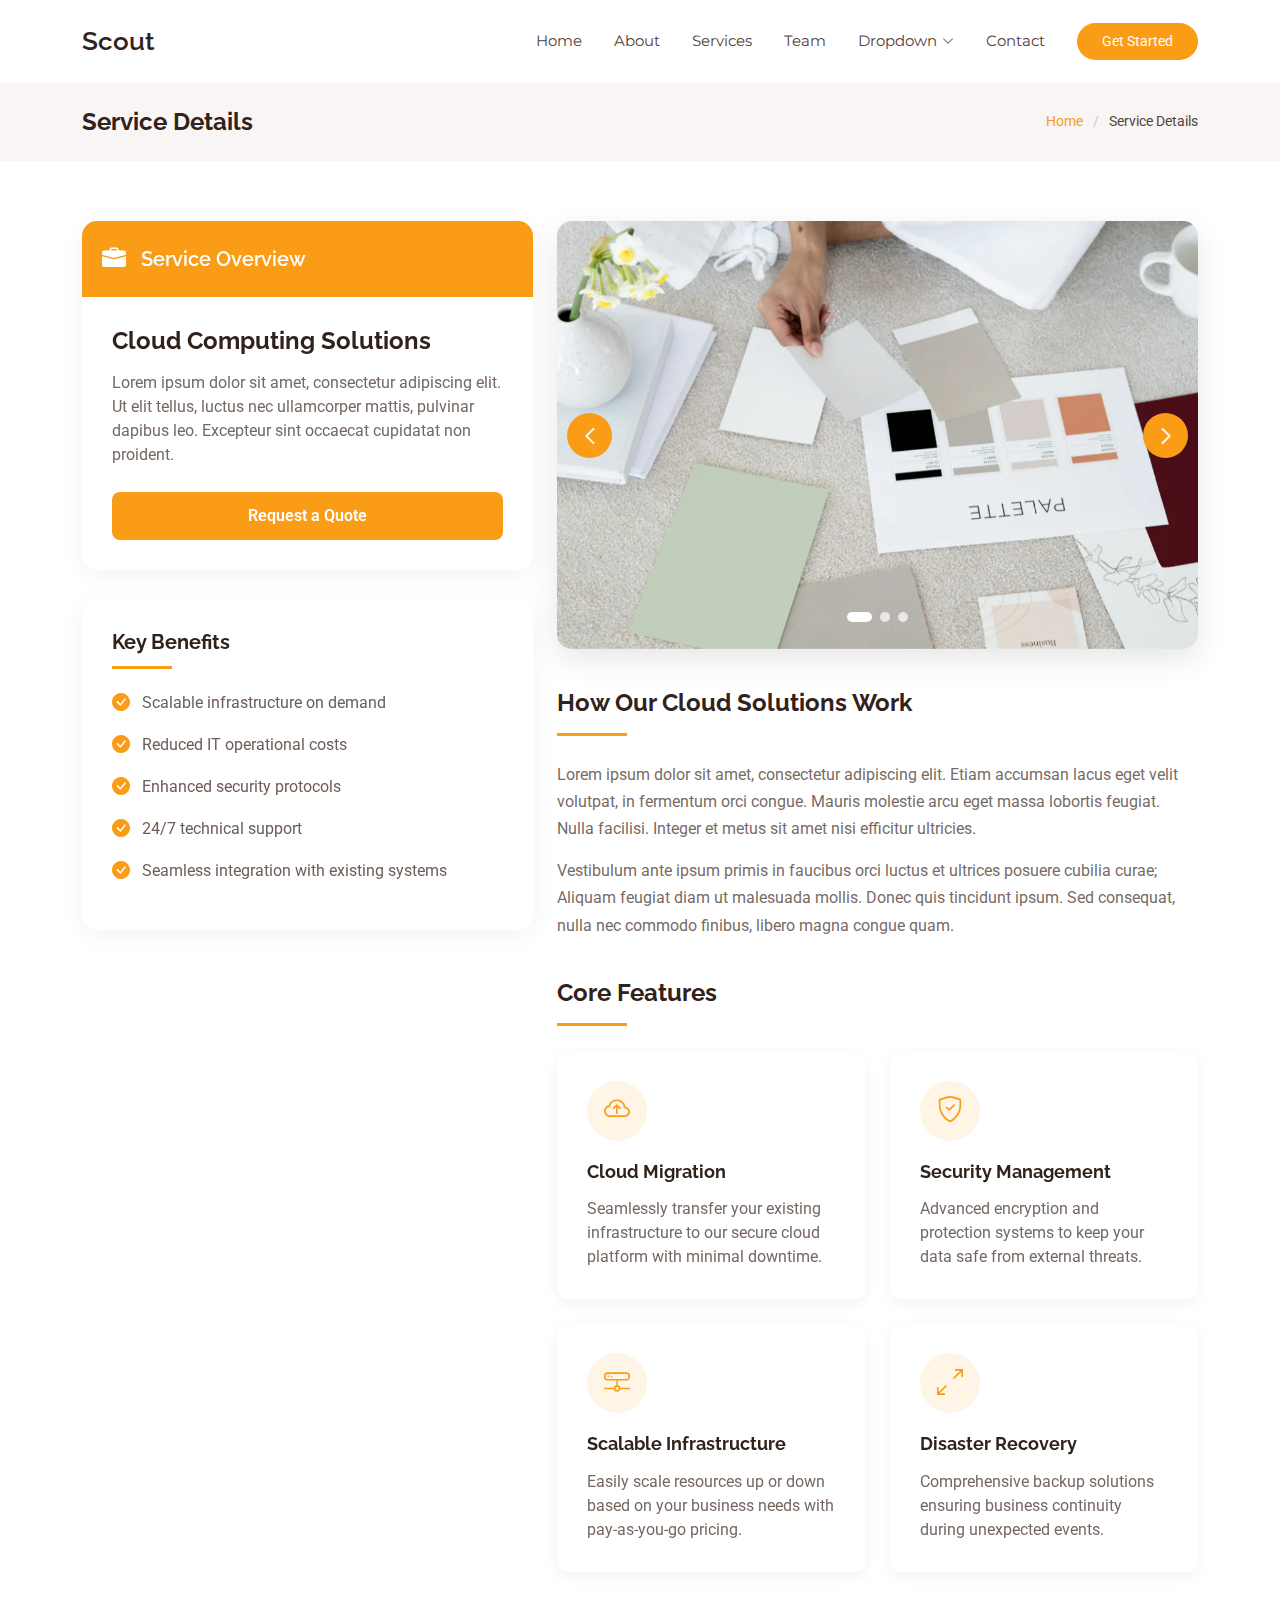
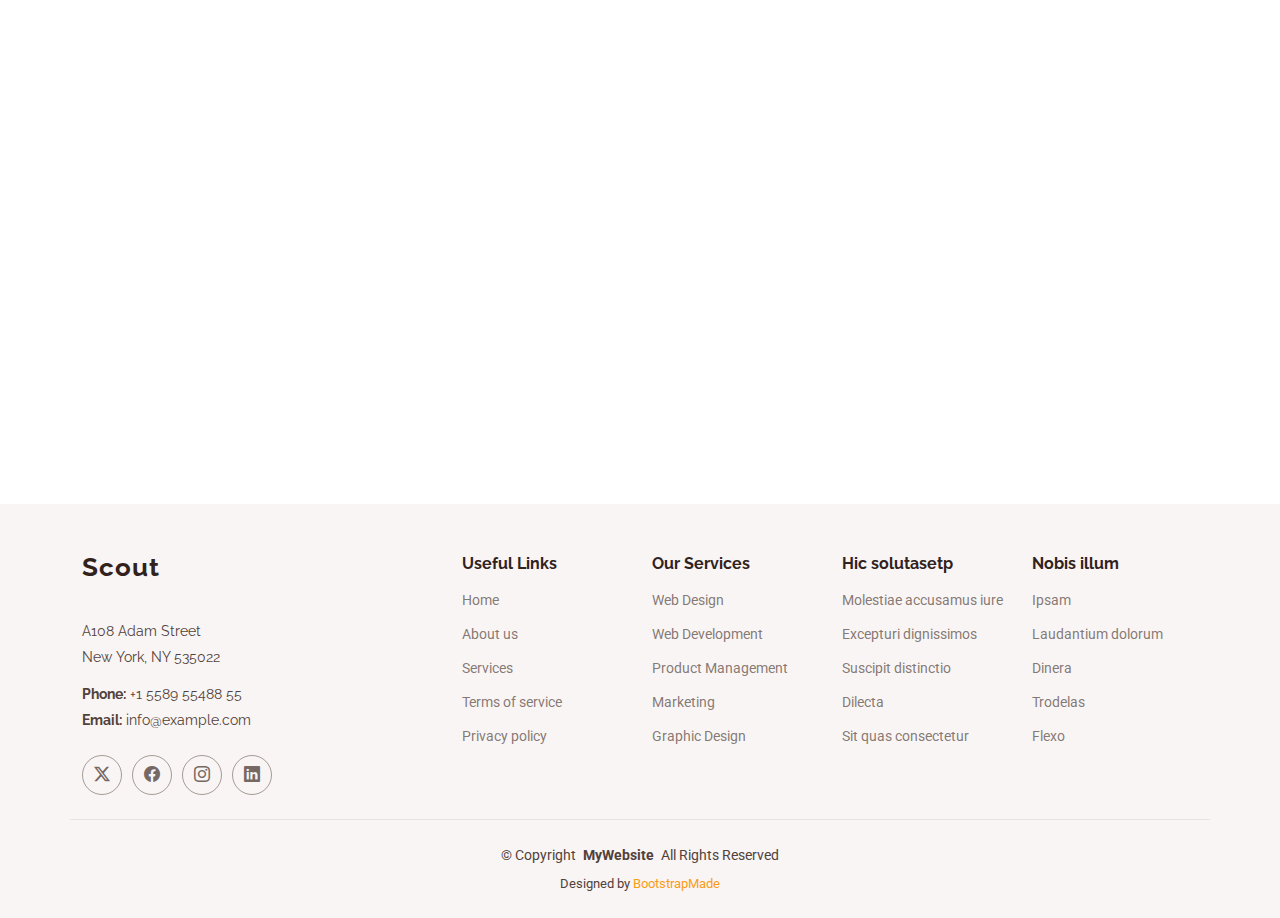
<file: service-details.html>
<!DOCTYPE html>
<html lang="en">

<head>
  <meta charset="utf-8">
  <meta content="width=device-width, initial-scale=1.0" name="viewport">
  <title>Service Details - Scout Bootstrap Template</title>
  <meta name="description" content="">
  <meta name="keywords" content="">

  <!-- Favicons -->
  <link href="assets/img/favicon.png" rel="icon">
  <link href="assets/img/apple-touch-icon.png" rel="apple-touch-icon">

  <!-- Fonts -->
  <link href="https://fonts.googleapis.com" rel="preconnect">
  <link href="https://fonts.gstatic.com" rel="preconnect" crossorigin>
  <link href="https://fonts.googleapis.com/css2?family=Roboto:ital,wght@0,100;0,300;0,400;0,500;0,700;0,900;1,100;1,300;1,400;1,500;1,700;1,900&family=Montserrat:ital,wght@0,100;0,200;0,300;0,400;0,500;0,600;0,700;0,800;0,900;1,100;1,200;1,300;1,400;1,500;1,600;1,700;1,800;1,900&family=Raleway:ital,wght@0,100;0,200;0,300;0,400;0,500;0,600;0,700;0,800;0,900;1,100;1,200;1,300;1,400;1,500;1,600;1,700;1,800;1,900&display=swap" rel="stylesheet">

  <!-- Vendor CSS Files -->
  <link href="assets/vendor/bootstrap/css/bootstrap.min.css" rel="stylesheet">
  <link href="assets/vendor/bootstrap-icons/bootstrap-icons.css" rel="stylesheet">
  <link href="assets/vendor/aos/aos.css" rel="stylesheet">
  <link href="assets/vendor/swiper/swiper-bundle.min.css" rel="stylesheet">

  <!-- Main CSS File -->
  <link href="assets/css/main.css" rel="stylesheet">


</head>

<body class="service-details-page">

  <header id="header" class="header d-flex align-items-center sticky-top">
    <div class="container-fluid container-xl position-relative d-flex align-items-center">

      <a href="index.html" class="logo d-flex align-items-center me-auto">
        <!-- Uncomment the line below if you also wish to use an image logo -->
        <!-- <img src="assets/img/logo.webp" alt=""> -->
        <h1 class="sitename">Scout</h1>
      </a>

      <nav id="navmenu" class="navmenu">
        <ul>
          <li><a href="#hero">Home</a></li>
          <li><a href="#about">About</a></li>
          <li><a href="#services">Services</a></li>
          <li><a href="#team">Team</a></li>
          <li class="dropdown"><a href="#"><span>Dropdown</span> <i class="bi bi-chevron-down toggle-dropdown"></i></a>
            <ul>
              <li><a href="#">Dropdown 1</a></li>
              <li class="dropdown"><a href="#"><span>Deep Dropdown</span> <i class="bi bi-chevron-down toggle-dropdown"></i></a>
                <ul>
                  <li><a href="#">Deep Dropdown 1</a></li>
                  <li><a href="#">Deep Dropdown 2</a></li>
                  <li><a href="#">Deep Dropdown 3</a></li>
                  <li><a href="#">Deep Dropdown 4</a></li>
                  <li><a href="#">Deep Dropdown 5</a></li>
                </ul>
              </li>
              <li><a href="#">Dropdown 2</a></li>
              <li><a href="#">Dropdown 3</a></li>
              <li><a href="#">Dropdown 4</a></li>
            </ul>
          </li>
          <li><a href="#contact">Contact</a></li>
        </ul>
        <i class="mobile-nav-toggle d-xl-none bi bi-list"></i>
      </nav>

      <a class="btn-getstarted" href="index.html#about">Get Started</a>

    </div>
  </header>

  <main class="main">

    <!-- Page Title -->
    <div class="page-title light-background">
      <div class="container d-lg-flex justify-content-between align-items-center">
        <h1 class="mb-2 mb-lg-0">Service Details</h1>
        <nav class="breadcrumbs">
          <ol>
            <li><a href="index.html">Home</a></li>
            <li class="current">Service Details</li>
          </ol>
        </nav>
      </div>
    </div><!-- End Page Title -->

    <!-- Service Details Section -->
    <section id="service-details" class="service-details section">

      <div class="container" data-aos="fade-up" data-aos-delay="100">

        <div class="row gy-5">

          <div class="col-lg-5">
            <div class="service-sidebar">
              <div class="service-overview" data-aos="fade-up" data-aos-delay="100">
                <div class="overview-header">
                  <i class="bi bi-briefcase-fill"></i>
                  <h3>Service Overview</h3>
                </div>
                <div class="overview-content">
                  <h2>Cloud Computing Solutions</h2>
                  <p>Lorem ipsum dolor sit amet, consectetur adipiscing elit. Ut elit tellus, luctus nec ullamcorper mattis, pulvinar dapibus leo. Excepteur sint occaecat cupidatat non proident.</p>
                  <div class="cta-button">
                    <a href="#" class="btn-get-started">Request a Quote</a>
                  </div>
                </div>
              </div>

              <div class="key-benefits" data-aos="fade-up" data-aos-delay="200">
                <h4>Key Benefits</h4>
                <ul>
                  <li><i class="bi bi-check-circle-fill"></i> Scalable infrastructure on demand</li>
                  <li><i class="bi bi-check-circle-fill"></i> Reduced IT operational costs</li>
                  <li><i class="bi bi-check-circle-fill"></i> Enhanced security protocols</li>
                  <li><i class="bi bi-check-circle-fill"></i> 24/7 technical support</li>
                  <li><i class="bi bi-check-circle-fill"></i> Seamless integration with existing systems</li>
                </ul>
              </div>

              <div class="contact-card" data-aos="fade-up" data-aos-delay="300">
                <div class="contact-header">
                  <i class="bi bi-headset"></i>
                  <h4>Need Assistance?</h4>
                </div>
                <div class="contact-info">
                  <div class="info-row">
                    <i class="bi bi-telephone"></i>
                    <div>
                      <span>Call Us</span>
                      <p>+1 (720) 458-6324</p>
                    </div>
                  </div>
                  <div class="info-row">
                    <i class="bi bi-envelope"></i>
                    <div>
                      <span>Email Us</span>
                      <p>support@example.com</p>
                    </div>
                  </div>
                </div>
              </div>
            </div>
          </div>

          <div class="col-lg-7">
            <div class="service-content">
              <div class="image-gallery" data-aos="zoom-in" data-aos-delay="100">
                <div class="service-details-slider swiper init-swiper">
                  <script type="application/json" class="swiper-config">
                    {
                      "loop": true,
                      "speed": 800,
                      "autoplay": {
                        "delay": 5000
                      },
                      "slidesPerView": 1,
                      "effect": "fade",
                      "navigation": {
                        "nextEl": ".swiper-button-next",
                        "prevEl": ".swiper-button-prev"
                      },
                      "pagination": {
                        "el": ".swiper-pagination",
                        "type": "bullets",
                        "clickable": true
                      }
                    }
                  </script>
                  <div class="swiper-wrapper align-items-center">
                    <div class="swiper-slide">
                      <img src="assets/img/services/services-5.webp" alt="" class="img-fluid" loading="lazy">
                    </div>
                    <div class="swiper-slide">
                      <img src="assets/img/services/services-6.webp" alt="" class="img-fluid" loading="lazy">
                    </div>
                    <div class="swiper-slide">
                      <img src="assets/img/services/services-8.webp" alt="" class="img-fluid" loading="lazy">
                    </div>
                  </div>
                  <div class="swiper-pagination"></div>
                  <div class="swiper-button-next"></div>
                  <div class="swiper-button-prev"></div>
                </div>
              </div>

              <div class="details-content" data-aos="fade-up" data-aos-delay="200">
                <div class="section-header">
                  <h3>How Our Cloud Solutions Work</h3>
                  <div class="divider"></div>
                </div>
                <p>
                  Lorem ipsum dolor sit amet, consectetur adipiscing elit. Etiam accumsan lacus eget velit volutpat, in fermentum orci congue. Mauris molestie arcu eget massa lobortis feugiat. Nulla facilisi. Integer et metus sit amet nisi efficitur ultricies.
                </p>
                <p>
                  Vestibulum ante ipsum primis in faucibus orci luctus et ultrices posuere cubilia curae; Aliquam feugiat diam ut malesuada mollis. Donec quis tincidunt ipsum. Sed consequat, nulla nec commodo finibus, libero magna congue quam.
                </p>
              </div>

              <div class="service-features" data-aos="fade-up" data-aos-delay="300">
                <div class="section-header">
                  <h3>Core Features</h3>
                  <div class="divider"></div>
                </div>
                <div class="row g-4">
                  <div class="col-md-6">
                    <div class="feature-card">
                      <div class="icon-wrapper">
                        <i class="bi bi-cloud-arrow-up"></i>
                      </div>
                      <h4>Cloud Migration</h4>
                      <p>Seamlessly transfer your existing infrastructure to our secure cloud platform with minimal downtime.</p>
                    </div>
                  </div>
                  <div class="col-md-6">
                    <div class="feature-card">
                      <div class="icon-wrapper">
                        <i class="bi bi-shield-check"></i>
                      </div>
                      <h4>Security Management</h4>
                      <p>Advanced encryption and protection systems to keep your data safe from external threats.</p>
                    </div>
                  </div>
                  <div class="col-md-6">
                    <div class="feature-card">
                      <div class="icon-wrapper">
                        <i class="bi bi-hdd-network"></i>
                      </div>
                      <h4>Scalable Infrastructure</h4>
                      <p>Easily scale resources up or down based on your business needs with pay-as-you-go pricing.</p>
                    </div>
                  </div>
                  <div class="col-md-6">
                    <div class="feature-card">
                      <div class="icon-wrapper">
                        <i class="bi bi-arrows-angle-expand"></i>
                      </div>
                      <h4>Disaster Recovery</h4>
                      <p>Comprehensive backup solutions ensuring business continuity during unexpected events.</p>
                    </div>
                  </div>
                </div>
              </div>

              <div class="implementation-steps" data-aos="fade-up" data-aos-delay="400">
                <div class="section-header">
                  <h3>Implementation Process</h3>
                  <div class="divider"></div>
                </div>
                <div class="step-container">
                  <div class="step">
                    <span class="step-number">01</span>
                    <div class="step-content">
                      <h4>Assessment &amp; Planning</h4>
                      <p>We evaluate your current infrastructure and develop a tailored migration strategy.</p>
                    </div>
                  </div>
                  <div class="step">
                    <span class="step-number">02</span>
                    <div class="step-content">
                      <h4>Solution Design</h4>
                      <p>Our team creates a custom cloud architecture optimized for your specific business needs.</p>
                    </div>
                  </div>
                  <div class="step">
                    <span class="step-number">03</span>
                    <div class="step-content">
                      <h4>Migration &amp; Implementation</h4>
                      <p>Seamless transition with minimal disruption to your ongoing operations.</p>
                    </div>
                  </div>
                  <div class="step">
                    <span class="step-number">04</span>
                    <div class="step-content">
                      <h4>Support &amp; Optimization</h4>
                      <p>Continuous monitoring, maintenance, and optimization to ensure peak performance.</p>
                    </div>
                  </div>
                </div>
              </div>
            </div>
          </div>

        </div>

      </div>

    </section><!-- /Service Details Section -->

  </main>

  <footer id="footer" class="footer position-relative light-background">

    <div class="container footer-top">
      <div class="row gy-4">
        <div class="col-lg-4 col-md-6 footer-about">
          <a href="index.html" class="logo d-flex align-items-center">
            <span class="sitename">Scout</span>
          </a>
          <div class="footer-contact pt-3">
            <p>A108 Adam Street</p>
            <p>New York, NY 535022</p>
            <p class="mt-3"><strong>Phone:</strong> <span>+1 5589 55488 55</span></p>
            <p><strong>Email:</strong> <span>info@example.com</span></p>
          </div>
          <div class="social-links d-flex mt-4">
            <a href=""><i class="bi bi-twitter-x"></i></a>
            <a href=""><i class="bi bi-facebook"></i></a>
            <a href=""><i class="bi bi-instagram"></i></a>
            <a href=""><i class="bi bi-linkedin"></i></a>
          </div>
        </div>

        <div class="col-lg-2 col-md-3 footer-links">
          <h4>Useful Links</h4>
          <ul>
            <li><a href="#">Home</a></li>
            <li><a href="#">About us</a></li>
            <li><a href="#">Services</a></li>
            <li><a href="#">Terms of service</a></li>
            <li><a href="#">Privacy policy</a></li>
          </ul>
        </div>

        <div class="col-lg-2 col-md-3 footer-links">
          <h4>Our Services</h4>
          <ul>
            <li><a href="#">Web Design</a></li>
            <li><a href="#">Web Development</a></li>
            <li><a href="#">Product Management</a></li>
            <li><a href="#">Marketing</a></li>
            <li><a href="#">Graphic Design</a></li>
          </ul>
        </div>

        <div class="col-lg-2 col-md-3 footer-links">
          <h4>Hic solutasetp</h4>
          <ul>
            <li><a href="#">Molestiae accusamus iure</a></li>
            <li><a href="#">Excepturi dignissimos</a></li>
            <li><a href="#">Suscipit distinctio</a></li>
            <li><a href="#">Dilecta</a></li>
            <li><a href="#">Sit quas consectetur</a></li>
          </ul>
        </div>

        <div class="col-lg-2 col-md-3 footer-links">
          <h4>Nobis illum</h4>
          <ul>
            <li><a href="#">Ipsam</a></li>
            <li><a href="#">Laudantium dolorum</a></li>
            <li><a href="#">Dinera</a></li>
            <li><a href="#">Trodelas</a></li>
            <li><a href="#">Flexo</a></li>
          </ul>
        </div>

      </div>
    </div>

    <div class="container copyright text-center mt-4">
      <p>© <span>Copyright</span> <strong class="px-1 sitename">MyWebsite</strong> <span>All Rights Reserved</span></p>
      <div class="credits">
        <!-- All the links in the footer should remain intact. -->
        <!-- You can delete the links only if you've purchased the pro version. -->
        <!-- Licensing information: https://bootstrapmade.com/license/ -->
        <!-- Purchase the pro version with working PHP/AJAX contact form: [buy-url] -->
        Designed by <a href="https://bootstrapmade.com/">BootstrapMade</a>
      </div>
    </div>

  </footer>

  <!-- Scroll Top -->
  <a href="#" id="scroll-top" class="scroll-top d-flex align-items-center justify-content-center"><i class="bi bi-arrow-up-short"></i></a>

  <!-- Vendor JS Files -->
  <script src="assets/vendor/bootstrap/js/bootstrap.bundle.min.js"></script>
  <script src="assets/vendor/php-email-form/validate.js"></script>
  <script src="assets/vendor/aos/aos.js"></script>
  <script src="assets/vendor/purecounter/purecounter_vanilla.js"></script>
  <script src="assets/vendor/swiper/swiper-bundle.min.js"></script>

  <!-- Main JS File -->
  <script src="assets/js/main.js"></script>

</body>

</html>
</file>
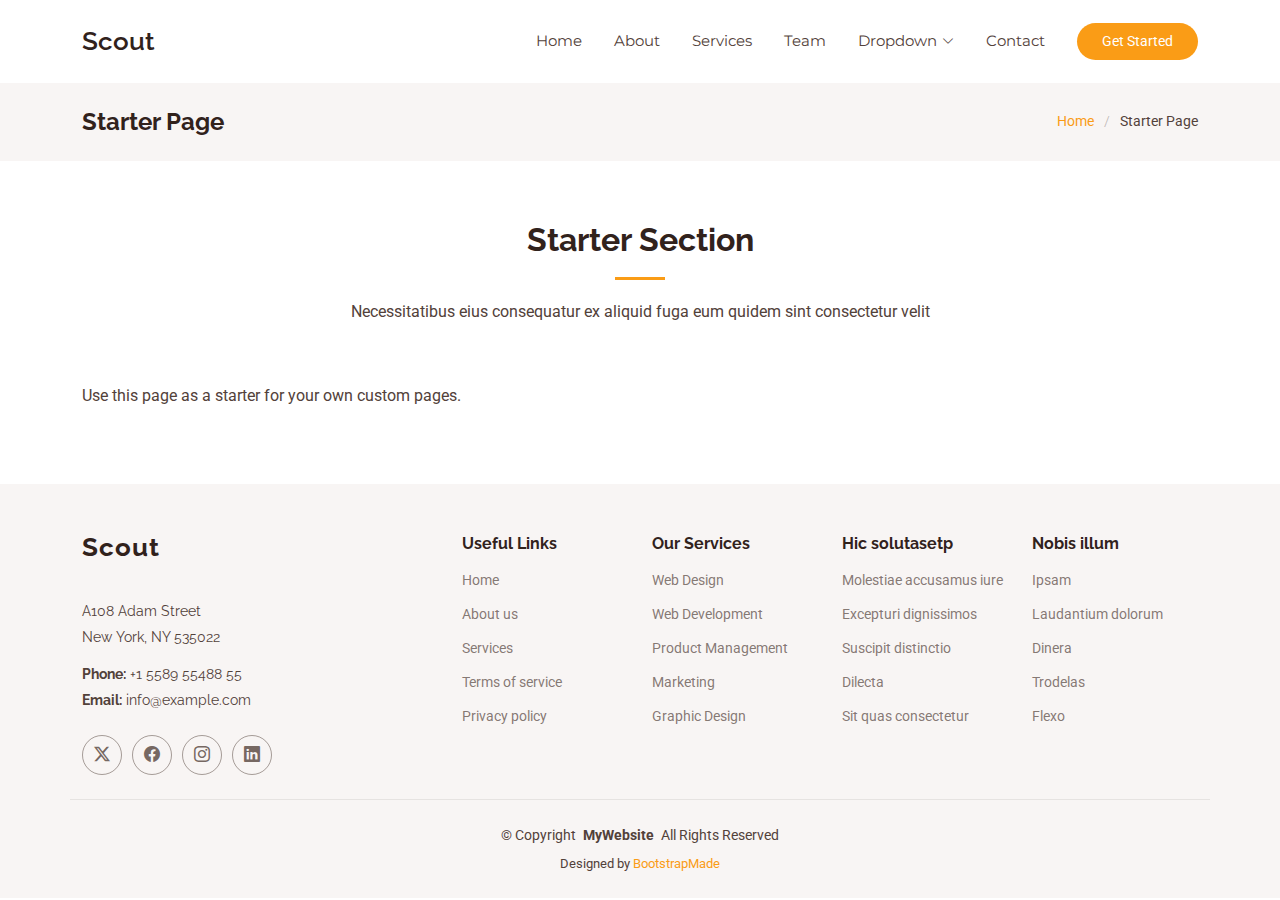
<file: starter-page.html>
<!DOCTYPE html>
<html lang="en">

<head>
  <meta charset="utf-8">
  <meta content="width=device-width, initial-scale=1.0" name="viewport">
  <title>Starter Page - Scout Bootstrap Template</title>
  <meta name="description" content="">
  <meta name="keywords" content="">

  <!-- Favicons -->
  <link href="assets/img/favicon.png" rel="icon">
  <link href="assets/img/apple-touch-icon.png" rel="apple-touch-icon">

  <!-- Fonts -->
  <link href="https://fonts.googleapis.com" rel="preconnect">
  <link href="https://fonts.gstatic.com" rel="preconnect" crossorigin>
  <link href="https://fonts.googleapis.com/css2?family=Roboto:ital,wght@0,100;0,300;0,400;0,500;0,700;0,900;1,100;1,300;1,400;1,500;1,700;1,900&family=Montserrat:ital,wght@0,100;0,200;0,300;0,400;0,500;0,600;0,700;0,800;0,900;1,100;1,200;1,300;1,400;1,500;1,600;1,700;1,800;1,900&family=Raleway:ital,wght@0,100;0,200;0,300;0,400;0,500;0,600;0,700;0,800;0,900;1,100;1,200;1,300;1,400;1,500;1,600;1,700;1,800;1,900&display=swap" rel="stylesheet">

  <!-- Vendor CSS Files -->
  <link href="assets/vendor/bootstrap/css/bootstrap.min.css" rel="stylesheet">
  <link href="assets/vendor/bootstrap-icons/bootstrap-icons.css" rel="stylesheet">
  <link href="assets/vendor/aos/aos.css" rel="stylesheet">
  <link href="assets/vendor/swiper/swiper-bundle.min.css" rel="stylesheet">

  <!-- Main CSS File -->
  <link href="assets/css/main.css" rel="stylesheet">

  <!-- =======================================================
  * Template Name: Scout
  * Template URL: https://bootstrapmade.com/scout-bootstrap-multipurpose-template/
  * Updated: May 05 2025 with Bootstrap v5.3.5
  * Author: BootstrapMade.com
  * License: https://bootstrapmade.com/license/
  ======================================================== -->
</head>

<body class="starter-page-page">

  <header id="header" class="header d-flex align-items-center sticky-top">
    <div class="container-fluid container-xl position-relative d-flex align-items-center">

      <a href="index.html" class="logo d-flex align-items-center me-auto">
        <!-- Uncomment the line below if you also wish to use an image logo -->
        <!-- <img src="assets/img/logo.webp" alt=""> -->
        <h1 class="sitename">Scout</h1>
      </a>

      <nav id="navmenu" class="navmenu">
        <ul>
          <li><a href="#hero">Home</a></li>
          <li><a href="#about">About</a></li>
          <li><a href="#services">Services</a></li>
          <li><a href="#team">Team</a></li>
          <li class="dropdown"><a href="#"><span>Dropdown</span> <i class="bi bi-chevron-down toggle-dropdown"></i></a>
            <ul>
              <li><a href="#">Dropdown 1</a></li>
              <li class="dropdown"><a href="#"><span>Deep Dropdown</span> <i class="bi bi-chevron-down toggle-dropdown"></i></a>
                <ul>
                  <li><a href="#">Deep Dropdown 1</a></li>
                  <li><a href="#">Deep Dropdown 2</a></li>
                  <li><a href="#">Deep Dropdown 3</a></li>
                  <li><a href="#">Deep Dropdown 4</a></li>
                  <li><a href="#">Deep Dropdown 5</a></li>
                </ul>
              </li>
              <li><a href="#">Dropdown 2</a></li>
              <li><a href="#">Dropdown 3</a></li>
              <li><a href="#">Dropdown 4</a></li>
            </ul>
          </li>
          <li><a href="#contact">Contact</a></li>
        </ul>
        <i class="mobile-nav-toggle d-xl-none bi bi-list"></i>
      </nav>

      <a class="btn-getstarted" href="index.html#about">Get Started</a>

    </div>
  </header>

  <main class="main">

    <!-- Page Title -->
    <div class="page-title light-background">
      <div class="container d-lg-flex justify-content-between align-items-center">
        <h1 class="mb-2 mb-lg-0">Starter Page</h1>
        <nav class="breadcrumbs">
          <ol>
            <li><a href="index.html">Home</a></li>
            <li class="current">Starter Page</li>
          </ol>
        </nav>
      </div>
    </div><!-- End Page Title -->

    <!-- Starter Section Section -->
    <section id="starter-section" class="starter-section section">

      <!-- Section Title -->
      <div class="container section-title" data-aos="fade-up">
        <h2>Starter Section</h2>
        <p>Necessitatibus eius consequatur ex aliquid fuga eum quidem sint consectetur velit</p>
      </div><!-- End Section Title -->

      <div class="container" data-aos="fade-up">
        <p>Use this page as a starter for your own custom pages.</p>
      </div>

    </section><!-- /Starter Section Section -->

  </main>

  <footer id="footer" class="footer position-relative light-background">

    <div class="container footer-top">
      <div class="row gy-4">
        <div class="col-lg-4 col-md-6 footer-about">
          <a href="index.html" class="logo d-flex align-items-center">
            <span class="sitename">Scout</span>
          </a>
          <div class="footer-contact pt-3">
            <p>A108 Adam Street</p>
            <p>New York, NY 535022</p>
            <p class="mt-3"><strong>Phone:</strong> <span>+1 5589 55488 55</span></p>
            <p><strong>Email:</strong> <span>info@example.com</span></p>
          </div>
          <div class="social-links d-flex mt-4">
            <a href=""><i class="bi bi-twitter-x"></i></a>
            <a href=""><i class="bi bi-facebook"></i></a>
            <a href=""><i class="bi bi-instagram"></i></a>
            <a href=""><i class="bi bi-linkedin"></i></a>
          </div>
        </div>

        <div class="col-lg-2 col-md-3 footer-links">
          <h4>Useful Links</h4>
          <ul>
            <li><a href="#">Home</a></li>
            <li><a href="#">About us</a></li>
            <li><a href="#">Services</a></li>
            <li><a href="#">Terms of service</a></li>
            <li><a href="#">Privacy policy</a></li>
          </ul>
        </div>

        <div class="col-lg-2 col-md-3 footer-links">
          <h4>Our Services</h4>
          <ul>
            <li><a href="#">Web Design</a></li>
            <li><a href="#">Web Development</a></li>
            <li><a href="#">Product Management</a></li>
            <li><a href="#">Marketing</a></li>
            <li><a href="#">Graphic Design</a></li>
          </ul>
        </div>

        <div class="col-lg-2 col-md-3 footer-links">
          <h4>Hic solutasetp</h4>
          <ul>
            <li><a href="#">Molestiae accusamus iure</a></li>
            <li><a href="#">Excepturi dignissimos</a></li>
            <li><a href="#">Suscipit distinctio</a></li>
            <li><a href="#">Dilecta</a></li>
            <li><a href="#">Sit quas consectetur</a></li>
          </ul>
        </div>

        <div class="col-lg-2 col-md-3 footer-links">
          <h4>Nobis illum</h4>
          <ul>
            <li><a href="#">Ipsam</a></li>
            <li><a href="#">Laudantium dolorum</a></li>
            <li><a href="#">Dinera</a></li>
            <li><a href="#">Trodelas</a></li>
            <li><a href="#">Flexo</a></li>
          </ul>
        </div>

      </div>
    </div>

    <div class="container copyright text-center mt-4">
      <p>© <span>Copyright</span> <strong class="px-1 sitename">MyWebsite</strong> <span>All Rights Reserved</span></p>
      <div class="credits">
        <!-- All the links in the footer should remain intact. -->
        <!-- You can delete the links only if you've purchased the pro version. -->
        <!-- Licensing information: https://bootstrapmade.com/license/ -->
        <!-- Purchase the pro version with working PHP/AJAX contact form: [buy-url] -->
        Designed by <a href="https://bootstrapmade.com/">BootstrapMade</a>
      </div>
    </div>

  </footer>

  <!-- Scroll Top -->
  <a href="#" id="scroll-top" class="scroll-top d-flex align-items-center justify-content-center"><i class="bi bi-arrow-up-short"></i></a>

  <!-- Vendor JS Files -->
  <script src="assets/vendor/bootstrap/js/bootstrap.bundle.min.js"></script>
  <script src="assets/vendor/php-email-form/validate.js"></script>
  <script src="assets/vendor/aos/aos.js"></script>
  <script src="assets/vendor/purecounter/purecounter_vanilla.js"></script>
  <script src="assets/vendor/swiper/swiper-bundle.min.js"></script>

  <!-- Main JS File -->
  <script src="assets/js/main.js"></script>

</body>

</html>
</file>
<file: assets/css/main.css>
/**
* Template Name: Scout
* Template URL: https://bootstrapmade.com/scout-bootstrap-multipurpose-template/
* Updated: May 05 2025 with Bootstrap v5.3.5
* Author: BootstrapMade.com
* License: https://bootstrapmade.com/license/
*/

/*--------------------------------------------------------------
# Font & Color Variables
# Help: https://bootstrapmade.com/color-system/
--------------------------------------------------------------*/
/* Fonts */
:root {
  --default-font: "Roboto",  system-ui, -apple-system, "Segoe UI", Roboto, "Helvetica Neue", Arial, "Noto Sans", "Liberation Sans", sans-serif, "Apple Color Emoji", "Segoe UI Emoji", "Segoe UI Symbol", "Noto Color Emoji";
  --heading-font: "Raleway",  sans-serif;
  --nav-font: "Montserrat",  sans-serif;
}

/* Global Colors - The following color variables are used throughout the website. Updating them here will change the color scheme of the entire website */
:root { 
  --background-color: #ffffff; /* Background color for the entire website, including individual sections */
  --default-color: #52413a; /* Default color used for the majority of the text content across the entire website */
  --heading-color: #31221c; /* Color for headings, subheadings and title throughout the website */
  --accent-color: #fa9c16; /* Accent color that represents your brand on the website. It's used for buttons, links, and other elements that need to stand out */
  --surface-color: #ffffff; /* The surface color is used as a background of boxed elements within sections, such as cards, icon boxes, or other elements that require a visual separation from the global background. */
  --contrast-color: #ffffff; /* Contrast color for text, ensuring readability against backgrounds of accent, heading, or default colors. */
}

/* Nav Menu Colors - The following color variables are used specifically for the navigation menu. They are separate from the global colors to allow for more customization options */
:root {
  --nav-color: #52413a;  /* The default color of the main navmenu links */
  --nav-hover-color: #f85d23; /* Applied to main navmenu links when they are hovered over or active */
  --nav-mobile-background-color: #ffffff; /* Used as the background color for mobile navigation menu */
  --nav-dropdown-background-color: #ffffff; /* Used as the background color for dropdown items that appear when hovering over primary navigation items */
  --nav-dropdown-color: #52413a; /* Used for navigation links of the dropdown items in the navigation menu. */
  --nav-dropdown-hover-color: #f85d23; /* Similar to --nav-hover-color, this color is applied to dropdown navigation links when they are hovered over. */
}

/* Color Presets - These classes override global colors when applied to any section or element, providing reuse of the sam color scheme. */

.light-background {
  --background-color: #f8f5f4;
  --surface-color: #ffffff;
}

.dark-background {
  --background-color: #060606;
  --default-color: #ffffff;
  --heading-color: #ffffff;
  --surface-color: #343333;
  --contrast-color: #ffffff;
}

/* Smooth scroll */
:root {
  scroll-behavior: smooth;
}

/*--------------------------------------------------------------
# General Styling & Shared Classes
--------------------------------------------------------------*/
body {
  color: var(--default-color);
  background-color: var(--background-color);
  font-family: var(--default-font);
}

a {
  color: var(--accent-color);
  text-decoration: none;
  transition: 0.3s;
}

a:hover {
  color: color-mix(in srgb, var(--accent-color), transparent 25%);
  text-decoration: none;
}

h1,
h2,
h3,
h4,
h5,
h6 {
  color: var(--heading-color);
  font-family: var(--heading-font);
}

/* PHP Email Form Messages
------------------------------*/
.php-email-form .error-message {
  display: none;
  background: #df1529;
  color: #ffffff;
  text-align: left;
  padding: 15px;
  margin-bottom: 24px;
  font-weight: 600;
}

.php-email-form .sent-message {
  display: none;
  color: #ffffff;
  background: #059652;
  text-align: center;
  padding: 15px;
  margin-bottom: 24px;
  font-weight: 600;
}

.php-email-form .loading {
  display: none;
  background: var(--surface-color);
  text-align: center;
  padding: 15px;
  margin-bottom: 24px;
}

.php-email-form .loading:before {
  content: "";
  display: inline-block;
  border-radius: 50%;
  width: 24px;
  height: 24px;
  margin: 0 10px -6px 0;
  border: 3px solid var(--accent-color);
  border-top-color: var(--surface-color);
  animation: php-email-form-loading 1s linear infinite;
}

@keyframes php-email-form-loading {
  0% {
    transform: rotate(0deg);
  }

  100% {
    transform: rotate(360deg);
  }
}

/*--------------------------------------------------------------
# Global Header
--------------------------------------------------------------*/
.header {
  color: var(--default-color);
  background-color: var(--background-color);
  padding: 15px 0;
  transition: all 0.5s;
  z-index: 997;
}

.header .logo {
  line-height: 1;
}

.header .logo img {
  max-height: 36px;
  margin-right: 8px;
}

.header .logo h1 {
  font-size: 26px;
  margin: 0;
  font-weight: 600;
  color: var(--heading-color);
}

.header .btn-getstarted,
.header .btn-getstarted:focus {
  color: var(--contrast-color);
  background: var(--accent-color);
  font-size: 14px;
  padding: 8px 25px;
  margin: 0 0 0 30px;
  border-radius: 50px;
  transition: 0.3s;
}

.header .btn-getstarted:hover,
.header .btn-getstarted:focus:hover {
  color: var(--contrast-color);
  background: color-mix(in srgb, var(--accent-color), transparent 15%);
}

@media (max-width: 1200px) {
  .header .logo {
    order: 1;
  }

  .header .btn-getstarted {
    order: 2;
    margin: 0 15px 0 0;
    padding: 6px 15px;
  }

  .header .navmenu {
    order: 3;
  }
}

/* Global Header on Scroll
------------------------------*/
.scrolled .header {
  --background-color: rgba(244, 239, 237, 0.95);
}

/*--------------------------------------------------------------
# Navigation Menu
--------------------------------------------------------------*/
/* Desktop Navigation */
@media (min-width: 1200px) {
  .navmenu {
    padding: 0;
  }

  .navmenu ul {
    margin: 0;
    padding: 0;
    display: flex;
    list-style: none;
    align-items: center;
  }

  .navmenu li {
    position: relative;
  }

  .navmenu>ul>li {
    white-space: nowrap;
    padding: 15px 14px;
  }

  .navmenu>ul>li:last-child {
    padding-right: 0;
  }

  .navmenu a,
  .navmenu a:focus {
    color: var(--nav-color);
    font-size: 15px;
    padding: 0 2px;
    font-family: var(--nav-font);
    font-weight: 400;
    display: flex;
    align-items: center;
    justify-content: space-between;
    white-space: nowrap;
    transition: 0.3s;
    position: relative;
  }

  .navmenu a i,
  .navmenu a:focus i {
    font-size: 12px;
    line-height: 0;
    margin-left: 5px;
    transition: 0.3s;
  }

  .navmenu>ul>li>a:before {
    content: "";
    position: absolute;
    width: 100%;
    height: 2px;
    bottom: -6px;
    left: 0;
    background-color: var(--accent-color);
    visibility: hidden;
    width: 0px;
    transition: all 0.3s ease-in-out 0s;
  }

  .navmenu a:hover:before,
  .navmenu li:hover>a:before,
  .navmenu .active:before {
    visibility: visible;
    width: 100%;
  }

  .navmenu li:hover>a,
  .navmenu .active,
  .navmenu .active:focus {
    color: var(--nav-hover-color);
  }

  .navmenu .dropdown ul {
    margin: 0;
    padding: 10px 0;
    background: var(--nav-dropdown-background-color);
    display: block;
    position: absolute;
    visibility: hidden;
    left: 14px;
    top: 130%;
    opacity: 0;
    transition: 0.3s;
    border-radius: 4px;
    z-index: 99;
    box-shadow: 0px 0px 30px rgba(0, 0, 0, 0.1);
  }

  .navmenu .dropdown ul li {
    min-width: 200px;
  }

  .navmenu .dropdown ul a {
    padding: 10px 20px;
    font-size: 15px;
    text-transform: none;
    color: var(--nav-dropdown-color);
  }

  .navmenu .dropdown ul a i {
    font-size: 12px;
  }

  .navmenu .dropdown ul a:hover,
  .navmenu .dropdown ul .active:hover,
  .navmenu .dropdown ul li:hover>a {
    color: var(--nav-dropdown-hover-color);
  }

  .navmenu .dropdown:hover>ul {
    opacity: 1;
    top: 100%;
    visibility: visible;
  }

  .navmenu .dropdown .dropdown ul {
    top: 0;
    left: -90%;
    visibility: hidden;
  }

  .navmenu .dropdown .dropdown:hover>ul {
    opacity: 1;
    top: 0;
    left: -100%;
    visibility: visible;
  }
}

/* Mobile Navigation */
@media (max-width: 1199px) {
  .mobile-nav-toggle {
    color: var(--nav-color);
    font-size: 28px;
    line-height: 0;
    margin-right: 10px;
    cursor: pointer;
    transition: color 0.3s;
  }

  .navmenu {
    padding: 0;
    z-index: 9997;
  }

  .navmenu ul {
    display: none;
    list-style: none;
    position: absolute;
    inset: 60px 20px 20px 20px;
    padding: 10px 0;
    margin: 0;
    border-radius: 6px;
    background-color: var(--nav-mobile-background-color);
    border: 1px solid color-mix(in srgb, var(--default-color), transparent 90%);
    box-shadow: none;
    overflow-y: auto;
    transition: 0.3s;
    z-index: 9998;
  }

  .navmenu a,
  .navmenu a:focus {
    color: var(--nav-dropdown-color);
    padding: 10px 20px;
    font-family: var(--nav-font);
    font-size: 17px;
    font-weight: 500;
    display: flex;
    align-items: center;
    justify-content: space-between;
    white-space: nowrap;
    transition: 0.3s;
  }

  .navmenu a i,
  .navmenu a:focus i {
    font-size: 12px;
    line-height: 0;
    margin-left: 5px;
    width: 30px;
    height: 30px;
    display: flex;
    align-items: center;
    justify-content: center;
    border-radius: 50%;
    transition: 0.3s;
    background-color: color-mix(in srgb, var(--accent-color), transparent 90%);
  }

  .navmenu a i:hover,
  .navmenu a:focus i:hover {
    background-color: var(--accent-color);
    color: var(--contrast-color);
  }

  .navmenu a:hover,
  .navmenu .active,
  .navmenu .active:focus {
    color: var(--nav-dropdown-hover-color);
  }

  .navmenu .active i,
  .navmenu .active:focus i {
    background-color: var(--accent-color);
    color: var(--contrast-color);
    transform: rotate(180deg);
  }

  .navmenu .dropdown ul {
    position: static;
    display: none;
    z-index: 99;
    padding: 10px 0;
    margin: 10px 20px;
    background-color: var(--nav-dropdown-background-color);
    transition: all 0.5s ease-in-out;
  }

  .navmenu .dropdown ul ul {
    background-color: rgba(33, 37, 41, 0.1);
  }

  .navmenu .dropdown>.dropdown-active {
    display: block;
    background-color: rgba(33, 37, 41, 0.03);
  }

  .mobile-nav-active {
    overflow: hidden;
  }

  .mobile-nav-active .mobile-nav-toggle {
    color: #fff;
    position: absolute;
    font-size: 32px;
    top: 15px;
    right: 15px;
    margin-right: 0;
    z-index: 9999;
  }

  .mobile-nav-active .navmenu {
    position: fixed;
    overflow: hidden;
    inset: 0;
    background: rgba(33, 37, 41, 0.8);
    transition: 0.3s;
  }

  .mobile-nav-active .navmenu>ul {
    display: block;
  }
}

/*--------------------------------------------------------------
# Global Footer
--------------------------------------------------------------*/
.footer {
  color: var(--default-color);
  background-color: var(--background-color);
  font-size: 14px;
  position: relative;
}

.footer .footer-top {
  padding-top: 50px;
}

.footer .footer-about .logo {
  line-height: 1;
  margin-bottom: 25px;
}

.footer .footer-about .logo img {
  max-height: 40px;
  margin-right: 6px;
}

.footer .footer-about .logo span {
  color: var(--heading-color);
  font-family: var(--heading-font);
  font-size: 26px;
  font-weight: 700;
  letter-spacing: 1px;
}

.footer .footer-about p {
  font-size: 14px;
  font-family: var(--heading-font);
}

.footer .social-links a {
  display: flex;
  align-items: center;
  justify-content: center;
  width: 40px;
  height: 40px;
  border-radius: 50%;
  border: 1px solid color-mix(in srgb, var(--default-color), transparent 50%);
  font-size: 16px;
  color: color-mix(in srgb, var(--default-color), transparent 20%);
  margin-right: 10px;
  transition: 0.3s;
}

.footer .social-links a:hover {
  color: var(--accent-color);
  border-color: var(--accent-color);
}

.footer h4 {
  font-size: 16px;
  font-weight: bold;
  position: relative;
  padding-bottom: 12px;
}

.footer .footer-links {
  margin-bottom: 30px;
}

.footer .footer-links ul {
  list-style: none;
  padding: 0;
  margin: 0;
}

.footer .footer-links ul i {
  padding-right: 2px;
  font-size: 12px;
  line-height: 0;
}

.footer .footer-links ul li {
  padding: 10px 0;
  display: flex;
  align-items: center;
}

.footer .footer-links ul li:first-child {
  padding-top: 0;
}

.footer .footer-links ul a {
  color: color-mix(in srgb, var(--default-color), transparent 30%);
  display: inline-block;
  line-height: 1;
}

.footer .footer-links ul a:hover {
  color: var(--accent-color);
}

.footer .footer-contact p {
  margin-bottom: 5px;
}

.footer .copyright {
  padding: 25px 0;
  border-top: 1px solid color-mix(in srgb, var(--default-color), transparent 90%);
}

.footer .copyright p {
  margin-bottom: 0;
}

.footer .credits {
  margin-top: 8px;
  font-size: 13px;
}

/*--------------------------------------------------------------
# Scroll Top Button
--------------------------------------------------------------*/
.scroll-top {
  position: fixed;
  visibility: hidden;
  opacity: 0;
  right: 15px;
  bottom: -15px;
  z-index: 99999;
  background-color: var(--accent-color);
  width: 44px;
  height: 44px;
  border-radius: 50px;
  transition: all 0.4s;
}

.scroll-top i {
  font-size: 24px;
  color: var(--contrast-color);
  line-height: 0;
}

.scroll-top:hover {
  background-color: color-mix(in srgb, var(--accent-color), transparent 20%);
  color: var(--contrast-color);
}

.scroll-top.active {
  visibility: visible;
  opacity: 1;
  bottom: 15px;
}

/*--------------------------------------------------------------
# Disable aos animation delay on mobile devices
--------------------------------------------------------------*/
@media screen and (max-width: 768px) {
  [data-aos-delay] {
    transition-delay: 0 !important;
  }
}

/*--------------------------------------------------------------
# Global Page Titles & Breadcrumbs
--------------------------------------------------------------*/
.page-title {
  color: var(--default-color);
  background-color: var(--background-color);
  padding: 25px 0;
  position: relative;
}

.page-title h1 {
  font-size: 24px;
  font-weight: 700;
}

.page-title .breadcrumbs ol {
  display: flex;
  flex-wrap: wrap;
  list-style: none;
  padding: 0;
  margin: 0;
  font-size: 14px;
  font-weight: 400;
}

.page-title .breadcrumbs ol li+li {
  padding-left: 10px;
}

.page-title .breadcrumbs ol li+li::before {
  content: "/";
  display: inline-block;
  padding-right: 10px;
  color: color-mix(in srgb, var(--default-color), transparent 70%);
}

/*--------------------------------------------------------------
# Global Sections
--------------------------------------------------------------*/
section,
.section {
  color: var(--default-color);
  background-color: var(--background-color);
  padding: 60px 0;
  scroll-margin-top: 82px;
  overflow: clip;
}

@media (max-width: 1199px) {

  section,
  .section {
    scroll-margin-top: 63px;
  }
}

/*--------------------------------------------------------------
# Global Section Titles
--------------------------------------------------------------*/
.section-title {
  text-align: center;
  padding-bottom: 60px;
  position: relative;
}

.section-title h2 {
  font-size: 32px;
  font-weight: 700;
  margin-bottom: 20px;
  padding-bottom: 20px;
  position: relative;
}

.section-title h2:after {
  content: "";
  position: absolute;
  display: block;
  width: 50px;
  height: 3px;
  background: var(--accent-color);
  left: 0;
  right: 0;
  bottom: 0;
  margin: auto;
}

.section-title p {
  margin-bottom: 0;
}

/*--------------------------------------------------------------
# Hero Section
--------------------------------------------------------------*/
.hero {
  padding: 80px 0;
}

.hero .hero-content {
  margin-bottom: 2rem;
}

@media (min-width: 992px) {
  .hero .hero-content {
    margin-bottom: 0;
  }
}

.hero .hero-tag {
  display: inline-flex;
  align-items: center;
  background-color: color-mix(in srgb, var(--accent-color), transparent 90%);
  padding: 0.5rem 1rem;
  border-radius: 50px;
  margin-bottom: 1rem;
}

.hero .hero-tag i {
  color: var(--accent-color);
  margin-right: 0.5rem;
}

.hero .hero-tag span {
  color: var(--accent-color);
  font-weight: 600;
}

.hero h1 {
  font-size: 2.5rem;
  font-weight: 700;
  margin-bottom: 1rem;
}

.hero h1 .highlight {
  color: var(--accent-color);
}

@media (min-width: 992px) {
  .hero h1 {
    font-size: 3.5rem;
  }
}

.hero .lead {
  color: color-mix(in srgb, var(--default-color), transparent 25%);
  margin-bottom: 1.5rem;
}

.hero .hero-features {
  list-style: none;
  padding-left: 0;
  margin-bottom: 2rem;
}

.hero .hero-features li {
  margin-bottom: 0.5rem;
  display: flex;
  align-items: center;
}

.hero .hero-features li i {
  color: var(--accent-color);
  margin-right: 0.5rem;
}

.hero .hero-cta {
  display: flex;
  flex-wrap: wrap;
  gap: 1rem;
}

.hero .hero-cta .btn-primary {
  background-color: var(--accent-color);
  border-color: var(--accent-color);
  color: var(--contrast-color);
  padding: 0.75rem 1.5rem;
  font-weight: 600;
  transition: all 0.3s ease;
}

.hero .hero-cta .btn-primary:hover {
  background-color: color-mix(in srgb, var(--accent-color), black 10%);
  border-color: color-mix(in srgb, var(--accent-color), black 10%);
}

.hero .hero-cta .btn-link {
  color: var(--heading-color);
  font-weight: 600;
  text-decoration: none;
  display: inline-flex;
  align-items: center;
}

.hero .hero-cta .btn-link i {
  margin-right: 0.5rem;
}

.hero .hero-cta .btn-link:hover {
  color: var(--accent-color);
}

.hero .hero-image-wrapper {
  position: relative;
  padding: 0 40px;
}

.hero .hero-image-wrapper .hero-image {
  border-radius: 10px;
}

.hero .hero-image-wrapper .stat-card {
  position: absolute;
  background-color: var(--surface-color);
  padding: 1rem;
  border-radius: 8px;
  box-shadow: 0 5px 15px rgba(0, 0, 0, 0.1);
  display: flex;
  flex-direction: column;
  align-items: flex-start;
  min-width: 150px;
}

.hero .hero-image-wrapper .stat-card.top-right {
  top: 40px;
  right: 0px;
}

.hero .hero-image-wrapper .stat-card.bottom-left {
  bottom: 40px;
  left: 0px;
}

.hero .hero-image-wrapper .stat-card .stat-value {
  font-size: 1.5rem;
  font-weight: 700;
  color: var(--accent-color);
  margin-bottom: 0.25rem;
}

.hero .hero-image-wrapper .stat-card .stat-label {
  font-size: 0.875rem;
  color: var(--heading-color);
  margin-bottom: 0.5rem;
}

.hero .hero-image-wrapper .stat-card .stat-icon {
  align-self: flex-end;
  font-size: 1.25rem;
  color: color-mix(in srgb, var(--accent-color), transparent 50%);
}

@media (max-width: 575px) {
  .hero .hero-image-wrapper {
    padding: 0;
  }

  .hero .hero-image-wrapper .stat-card {
    position: relative;
  }

  .hero .hero-image-wrapper .stat-card.top-right,
  .hero .hero-image-wrapper .stat-card.bottom-left {
    inset: auto;
    margin-top: 30px;
  }
}

/*--------------------------------------------------------------
# About Section
--------------------------------------------------------------*/
.about .section-heading {
  font-size: 2.5rem;
  color: var(--heading-color);
  margin-bottom: 1.5rem;
  position: relative;
  padding-bottom: 1rem;
  font-weight: 700;
}

.about .section-heading:after {
  content: "";
  position: absolute;
  width: 70px;
  height: 3px;
  background: var(--accent-color);
  bottom: 0;
  left: 50%;
  transform: translateX(-50%);
}

.about .lead {
  font-size: 1.2rem;
  color: color-mix(in srgb, var(--default-color), transparent 25%);
  margin-bottom: 2rem;
  max-width: 800px;
  margin-left: auto;
  margin-right: auto;
}

.about .feature-box {
  background: var(--surface-color);
  border-radius: 12px;
  padding: 2.5rem 1.5rem;
  text-align: center;
  height: 100%;
  box-shadow: 0 10px 30px rgba(0, 0, 0, 0.05);
  transition: all 0.3s ease;
  position: relative;
  overflow: hidden;
  z-index: 1;
}

.about .feature-box:before {
  content: "";
  position: absolute;
  bottom: 0;
  left: 0;
  width: 100%;
  height: 0;
  background: color-mix(in srgb, var(--accent-color), transparent 92%);
  z-index: -1;
  transition: height 0.5s cubic-bezier(0.65, 0, 0.35, 1);
  border-radius: 12px;
}

.about .feature-box:hover {
  transform: translateY(-10px);
  box-shadow: none;
}

.about .feature-box:hover:before {
  height: 100%;
}

.about .feature-box:hover .icon-container {
  background: var(--accent-color);
  color: var(--contrast-color);
}

.about .feature-box .icon-container {
  width: 70px;
  height: 70px;
  border-radius: 50%;
  background: color-mix(in srgb, var(--accent-color), transparent 90%);
  color: var(--accent-color);
  display: flex;
  align-items: center;
  justify-content: center;
  margin: 0 auto 1.5rem;
  font-size: 1.8rem;
  transition: all 0.3s ease;
  box-shadow: 0 5px 15px color-mix(in srgb, var(--accent-color), transparent 85%);
}

.about .feature-box h4 {
  font-size: 1.3rem;
  font-weight: 600;
  margin-bottom: 1rem;
  color: var(--heading-color);
}

.about .feature-box p {
  color: color-mix(in srgb, var(--default-color), transparent 25%);
  font-size: 0.95rem;
  line-height: 1.6;
}

.about .about-content-box {
  padding: 2rem;
}

.about .about-content-box h3 {
  font-size: 2rem;
  color: var(--heading-color);
  margin-bottom: 1.5rem;
  font-weight: 700;
  line-height: 1.3;
}

.about .about-content-box p {
  color: color-mix(in srgb, var(--default-color), transparent 20%);
  margin-bottom: 1.5rem;
  line-height: 1.7;
}

.about .about-content-box .progress-item {
  margin-bottom: 1.2rem;
}

.about .about-content-box .progress-item .progress-title {
  font-weight: 600;
  color: var(--heading-color);
  font-size: 1rem;
}

.about .about-content-box .progress-item .progress-percent {
  font-weight: 700;
  color: var(--accent-color);
}

.about .about-content-box .progress-item .progress {
  height: 8px;
  border-radius: 4px;
  background-color: color-mix(in srgb, var(--accent-color), transparent 90%);
  margin-top: 0.5rem;
  overflow: hidden;
}

.about .about-content-box .progress-item .progress .progress-bar {
  background-color: var(--accent-color);
  border-radius: 4px;
}

.about .about-content-box .btn-discover {
  background: var(--accent-color);
  color: var(--contrast-color);
  border: none;
  border-radius: 30px;
  padding: 0.8rem 2rem;
  font-weight: 600;
  transition: all 0.3s;
  position: relative;
  overflow: hidden;
  z-index: 1;
}

.about .about-content-box .btn-discover:before {
  content: "";
  position: absolute;
  top: 0;
  left: 0;
  width: 0;
  height: 100%;
  background: color-mix(in srgb, var(--accent-color), #000 15%);
  transition: width 0.3s ease;
  z-index: -1;
  border-radius: 30px;
}

.about .about-content-box .btn-discover:hover {
  box-shadow: 0 8px 25px color-mix(in srgb, var(--accent-color), transparent 80%);
}

.about .about-content-box .btn-discover:hover:before {
  width: 100%;
}

.about .about-image-grid {
  position: relative;
  height: 540px;
  margin: 0 2rem;
}

.about .about-image-grid .img-grid-main {
  position: absolute;
  top: 0;
  right: 0;
  width: 70%;
  height: 350px;
  object-fit: cover;
  border-radius: 12px;
  box-shadow: 0 15px 30px rgba(0, 0, 0, 0.1);
  z-index: 1;
}

.about .about-image-grid .img-grid-secondary {
  position: absolute;
  bottom: 0;
  right: 30%;
  width: 50%;
  height: 220px;
  object-fit: cover;
  border-radius: 12px;
  box-shadow: 0 15px 30px rgba(0, 0, 0, 0.1);
  z-index: 2;
}

.about .about-image-grid .img-grid-tertiary {
  position: absolute;
  left: 0;
  bottom: 70px;
  width: 40%;
  height: 260px;
  object-fit: cover;
  border-radius: 12px;
  box-shadow: 0 15px 30px rgba(0, 0, 0, 0.1);
  z-index: 3;
}

.about .about-image-grid .experience-badge {
  position: absolute;
  right: 10px;
  bottom: 30px;
  width: 120px;
  height: 120px;
  background: var(--accent-color);
  border-radius: 50%;
  display: flex;
  flex-direction: column;
  align-items: center;
  justify-content: center;
  color: var(--contrast-color);
  box-shadow: 0 10px 25px rgba(0, 0, 0, 0.15);
  z-index: 4;
}

.about .about-image-grid .experience-badge .years {
  font-size: 2.5rem;
  font-weight: 700;
  line-height: 1;
  margin-bottom: 0.2rem;
}

.about .about-image-grid .experience-badge .text {
  font-size: 0.8rem;
  text-align: center;
  max-width: 90px;
  line-height: 1.2;
}

@media (max-width: 1199px) {
  .about .about-image-grid {
    height: 480px;
  }

  .about .about-image-grid .img-grid-main {
    height: 300px;
  }

  .about .about-image-grid .img-grid-secondary {
    height: 200px;
  }

  .about .about-image-grid .img-grid-tertiary {
    height: 220px;
  }
}

@media (max-width: 991px) {
  .about .section-heading {
    font-size: 2.2rem;
  }

  .about .about-content-box {
    padding: 1.5rem;
    margin-top: 2rem;
  }

  .about .about-content-box h3 {
    font-size: 1.8rem;
  }

  .about .about-image-grid {
    height: 450px;
    margin: 0 auto;
    max-width: 500px;
  }

  .about .about-image-grid .experience-badge {
    width: 100px;
    height: 100px;
  }

  .about .about-image-grid .experience-badge .years {
    font-size: 2rem;
  }
}

@media (max-width: 767px) {
  .about .section-heading {
    font-size: 1.8rem;
  }

  .about .feature-box {
    padding: 1.8rem 1rem;
  }

  .about .feature-box .icon-container {
    width: 60px;
    height: 60px;
    font-size: 1.5rem;
  }

  .about .about-image-grid {
    height: 400px;
    margin-bottom: 2rem;
  }

  .about .about-image-grid .img-grid-main {
    width: 75%;
    height: 250px;
  }

  .about .about-image-grid .img-grid-secondary {
    width: 55%;
    height: 180px;
  }

  .about .about-image-grid .img-grid-tertiary {
    width: 40%;
    height: 180px;
  }
}

/*--------------------------------------------------------------
# Stats Section
--------------------------------------------------------------*/
.stats .stats-overview {
  height: 100%;
  padding: 30px;
}

.stats .stats-overview h3 {
  font-size: 32px;
  font-weight: 700;
  margin-bottom: 20px;
  position: relative;
  padding-bottom: 15px;
}

.stats .stats-overview h3::after {
  content: "";
  position: absolute;
  display: block;
  width: 60px;
  height: 4px;
  background: var(--accent-color);
  bottom: 0;
  left: 0;
  right: 0;
  margin: 0 auto;
}

@media (min-width: 992px) {
  .stats .stats-overview h3::after {
    margin: 0;
  }
}

.stats .stats-overview p {
  font-size: 16px;
  color: color-mix(in srgb, var(--default-color), transparent 30%);
  line-height: 1.7;
  margin-bottom: 0;
}

.stats .stats-grid {
  display: grid;
  grid-template-columns: repeat(2, 1fr);
  gap: 20px;
}

.stats .stats-card {
  background: var(--surface-color);
  border-radius: 10px;
  box-shadow: 0 5px 20px rgba(0, 0, 0, 0.05);
  padding: 20px;
  display: flex;
  align-items: center;
  transition: transform 0.3s ease, box-shadow 0.3s ease;
}

.stats .stats-card:hover {
  transform: translateY(-5px);
  box-shadow: 0 8px 25px rgba(0, 0, 0, 0.1);
}

.stats .stats-card .stats-icon {
  display: flex;
  align-items: center;
  justify-content: center;
  width: 60px;
  height: 60px;
  background: color-mix(in srgb, var(--accent-color), transparent 90%);
  border-radius: 50%;
  margin-right: 15px;
  flex-shrink: 0;
}

.stats .stats-card .stats-icon i {
  font-size: 24px;
  color: var(--accent-color);
}

.stats .stats-card .stats-content {
  flex-grow: 1;
}

.stats .stats-card .stats-content .stats-number {
  display: flex;
  align-items: baseline;
}

.stats .stats-card .stats-content .stats-number .purecounter {
  font-size: 32px;
  font-weight: 700;
  color: var(--heading-color);
  margin: 0;
  line-height: 1;
}

.stats .stats-card .stats-content .stats-number .plus {
  font-size: 24px;
  font-weight: 700;
  color: var(--accent-color);
  margin-left: 2px;
}

.stats .stats-card .stats-content p {
  font-size: 14px;
  color: color-mix(in srgb, var(--default-color), transparent 40%);
  margin: 5px 0 0;
  font-weight: 500;
  font-family: var(--heading-font);
}

@media (max-width: 768px) {
  .stats .stats-grid {
    grid-template-columns: 1fr;
    gap: 15px;
  }

  .stats .stats-card {
    padding: 15px;
  }

  .stats .stats-card .stats-icon {
    width: 50px;
    height: 50px;
  }

  .stats .stats-card .stats-icon i {
    font-size: 20px;
  }

  .stats .stats-card .stats-content .stats-number .purecounter {
    font-size: 28px;
  }

  .stats .stats-card .stats-content .stats-number .plus {
    font-size: 20px;
  }
}

/*--------------------------------------------------------------
# Services Section
--------------------------------------------------------------*/
.services {
  padding-top: 60px;
  padding-bottom: 30px;
}

.services .services-row {
  position: relative;
}

.services .services-headline .services-subtitle {
  color: var(--accent-color);
  font-weight: 600;
  margin-bottom: 10px;
  font-size: 18px;
}

.services .services-headline .services-title {
  color: var(--heading-color);
  font-size: 2.5rem;
  line-height: 1.2;
  font-weight: 700;
  margin-bottom: 20px;
}

.services .services-description {
  margin-bottom: 30px;
}

.services .services-description p {
  font-size: 1.1rem;
  line-height: 1.6;
}

.services .services-image-container {
  position: relative;
  margin-bottom: 30px;
}

.services .services-image-container .services-image {
  position: relative;
  overflow: hidden;
  border-radius: 20px;
  height: 460px;
}

.services .services-image-container .services-image img {
  width: 100%;
  height: 100%;
  object-fit: cover;
}

.services .services-grid {
  margin-left: 50px;
}

@media (max-width: 991px) {
  .services .services-grid {
    margin-left: 0;
    margin-top: 70px;
  }
}

.services .service-card {
  background-color: color-mix(in srgb, var(--accent-color), transparent 92%);
  border-radius: 25px;
  padding: 30px 25px;
  margin-bottom: 25px;
  border: 1px solid rgba(154, 154, 154, 0.3);
  transition: all 0.3s ease;
  height: 100%;
}

.services .service-card:hover {
  background-color: var(--accent-color);
  transform: translateY(-5px);
}

.services .service-card:hover .service-icon {
  color: var(--contrast-color);
  transform: scale(0.95);
}

.services .service-card:hover .service-info h3 a,
.services .service-card:hover .service-info p {
  color: var(--contrast-color);
  transform: scale(0.95);
}

.services .service-card:hover .service-content .read-more-btn {
  background-color: color-mix(in srgb, var(--contrast-color), transparent 84%);
  color: var(--contrast-color);
}

.services .service-content .service-icon {
  width: 65px;
  height: 65px;
  line-height: 65px;
  margin: 0 auto;
  font-size: 48px;
  color: var(--heading-color);
  transition: all 0.3s ease;
}

.services .service-content .service-info h3 {
  font-size: 1.4rem;
  margin: 15px 0;
  transition: all 0.3s ease;
}

.services .service-content .service-info h3 a {
  color: var(--heading-color);
  text-decoration: none;
}

.services .service-content .service-info p {
  font-size: 1rem;
  line-height: 1.6;
  margin-bottom: 15px;
  transition: all 0.3s ease;
}

.services .service-content .service-action {
  margin-top: 20px;
}

.services .service-content .service-action .read-more-btn {
  display: inline-block;
  padding: 8px 16px;
  background-color: var(--accent-color);
  color: var(--contrast-color);
  border-radius: 5px;
  font-weight: 600;
  font-size: 0.9rem;
  transition: all 0.3s ease;
}

.services .service-content .service-action .read-more-btn:hover {
  transform: translateX(5px);
}

.services .service-content .service-action .read-more-btn i {
  margin-left: 5px;
}

@media (max-width: 767px) {
  .services .services-headline .services-title {
    font-size: 2rem;
  }

  .services .services-image-container .services-image {
    height: 350px;
  }

  .services .services-image-container .circular-btn {
    bottom: -40px;
    right: 50%;
    transform: translateX(50%);
  }

  .services .services-image-container .circular-btn .circular-link {
    width: 130px;
    height: 130px;
    font-size: 0.9rem;
  }
}

/*--------------------------------------------------------------
# Clients Section
--------------------------------------------------------------*/
.clients {
  overflow-x: hidden;
  padding: 40px 0;
  /* Responsive adjustments */
}

.clients .clients-slider {
  position: relative;
  width: 100%;
  overflow: hidden;
  padding: 20px 0;
}

.clients .clients-slider:not(:last-child) {
  margin-bottom: 20px;
}

.clients .clients-track {
  display: flex;
  width: fit-content;
  animation-duration: 30s;
  animation-timing-function: linear;
  animation-iteration-count: infinite;
}

.clients .clients-track.track-1 {
  animation-name: scroll-left;
}

.clients .clients-track.track-2 {
  animation-name: scroll-right;
}

.clients .clients-track:hover {
  animation-play-state: paused;
}

.clients .clients-slide {
  flex: 0 0 auto;
  width: 200px;
  height: 100px;
  margin: 0 30px;
  display: flex;
  align-items: center;
  justify-content: center;
  background-color: var(--surface-color);
  border-radius: 10px;
  box-shadow: 0 5px 15px rgba(0, 0, 0, 0.05);
  transition: all 0.3s ease;
  position: relative;
  overflow: hidden;
}

.clients .clients-slide::before {
  content: "";
  position: absolute;
  top: 0;
  left: -100%;
  width: 100%;
  height: 100%;
  background: linear-gradient(90deg, transparent, color-mix(in srgb, var(--default-color), transparent 96%), transparent);
  transition: 0.5s;
}

.clients .clients-slide:hover {
  transform: translateY(-5px);
  box-shadow: 0 8px 25px rgba(0, 0, 0, 0.1);
}

.clients .clients-slide:hover::before {
  left: 100%;
}

.clients .clients-slide:hover img {
  filter: none;
  opacity: 1;
}

.clients .clients-slide img {
  max-width: 80%;
  max-height: 60%;
  filter: grayscale(100%);
  opacity: 0.7;
  transition: all 0.3s ease;
}

@keyframes scroll-left {
  0% {
    transform: translateX(0);
  }

  100% {
    transform: translateX(-2080px);
  }
}

@keyframes scroll-right {
  0% {
    transform: translateX(-2080px);
  }

  100% {
    transform: translateX(0);
  }
}

@media (max-width: 991px) {
  .clients .clients-slide {
    width: 180px;
    height: 90px;
    margin: 0 20px;
  }

  @keyframes scroll-left {
    0% {
      transform: translateX(0);
    }

    100% {
      transform: translateX(-1760px);
    }
  }

  @keyframes scroll-right {
    0% {
      transform: translateX(-1760px);
    }

    100% {
      transform: translateX(0);
    }
  }
}

@media (max-width: 767px) {
  .clients .clients-slide {
    width: 150px;
    height: 75px;
    margin: 0 15px;
  }

  @keyframes scroll-left {
    0% {
      transform: translateX(0);
    }

    100% {
      transform: translateX(-1440px);
    }
  }

  @keyframes scroll-right {
    0% {
      transform: translateX(-1440px);
    }

    100% {
      transform: translateX(0);
    }
  }
}

/*--------------------------------------------------------------
# Testimonials Section
--------------------------------------------------------------*/
.testimonials .testimonial-item {
  background-color: var(--surface-color);
  border-radius: 12px;
  padding: 30px;
  margin-bottom: 20px;
  box-shadow: 0 5px 20px rgba(0, 0, 0, 0.05);
  height: 100%;
  transition: transform 0.3s ease, box-shadow 0.3s ease;
}

.testimonials .testimonial-item:hover {
  transform: translateY(-5px);
  box-shadow: 0 8px 25px rgba(0, 0, 0, 0.08);
}

.testimonials .testimonial-item .stars {
  margin-bottom: 15px;
  color: #FFD700;
}

.testimonials .testimonial-item .stars i {
  margin-right: 2px;
}

.testimonials .testimonial-item p {
  font-size: 16px;
  line-height: 1.6;
  margin-bottom: 25px;
  color: var(--default-color);
}

.testimonials .testimonial-item .testimonial-footer {
  display: flex;
  justify-content: space-between;
  align-items: center;
}

.testimonials .testimonial-item .testimonial-footer .testimonial-author {
  display: flex;
  align-items: center;
}

.testimonials .testimonial-item .testimonial-footer .testimonial-author img {
  width: 50px;
  height: 50px;
  border-radius: 50%;
  object-fit: cover;
  margin-right: 15px;
  border: 3px solid color-mix(in srgb, var(--accent-color), transparent 80%);
}

.testimonials .testimonial-item .testimonial-footer .testimonial-author div h5 {
  margin: 0 0 5px;
  font-size: 18px;
  font-weight: 600;
  color: var(--heading-color);
}

.testimonials .testimonial-item .testimonial-footer .testimonial-author div span {
  font-size: 14px;
  color: color-mix(in srgb, var(--default-color), transparent 30%);
}

.testimonials .testimonial-item .testimonial-footer .quote-icon {
  font-size: 36px;
  color: color-mix(in srgb, var(--accent-color), transparent 70%);
  line-height: 1;
}

.testimonials .testimonial-item .testimonial-footer .quote-icon i {
  transform: scaleX(-1);
}

@media (max-width: 768px) {
  .testimonials .testimonial-item {
    padding: 25px 20px;
  }

  .testimonials .testimonial-item p {
    font-size: 15px;
    margin-bottom: 20px;
  }

  .testimonials .testimonial-item .testimonial-footer .testimonial-author img {
    width: 45px;
    height: 45px;
  }

  .testimonials .testimonial-item .testimonial-footer .testimonial-author div h5 {
    font-size: 16px;
  }

  .testimonials .testimonial-item .testimonial-footer .testimonial-author div span {
    font-size: 13px;
  }

  .testimonials .testimonial-item .testimonial-footer .quote-icon {
    font-size: 30px;
  }
}

@media (max-width: 576px) {
  .testimonials .testimonial-item {
    padding: 20px 15px;
  }

  .testimonials .testimonial-item .testimonial-footer .testimonial-author img {
    width: 40px;
    height: 40px;
    margin-right: 10px;
  }
}

/*--------------------------------------------------------------
# How We Work Section
--------------------------------------------------------------*/
.how-we-work .steps-wrapper {
  position: relative;
  padding: 20px 0;
}

.how-we-work .steps-wrapper::before {
  content: "";
  position: absolute;
  width: 2px;
  background-color: color-mix(in srgb, var(--accent-color), transparent 85%);
  top: 0;
  bottom: 0;
  left: 50%;
  transform: translateX(-50%);
}

.how-we-work .step-item {
  margin-bottom: 50px;
  width: 100%;
  position: relative;
}

.how-we-work .step-item:last-child {
  margin-bottom: 0;
}

.how-we-work .step-item:nth-child(even) .step-content {
  flex-direction: row-reverse;
}

.how-we-work .step-content {
  display: flex;
  align-items: center;
  gap: 30px;
}

.how-we-work .step-icon {
  flex-shrink: 0;
  width: 80px;
  height: 80px;
  background-color: var(--surface-color);
  border-radius: 50%;
  display: flex;
  align-items: center;
  justify-content: center;
  position: relative;
  z-index: 1;
  box-shadow: 0 0 20px rgba(0, 0, 0, 0.1);
  border: 2px solid color-mix(in srgb, var(--accent-color), transparent 85%);
  transition: all 0.3s ease-in-out;
}

.how-we-work .step-icon i {
  font-size: 32px;
  color: var(--accent-color);
  transition: transform 0.3s ease-in-out;
}

.how-we-work .step-info {
  flex: 1;
  background-color: var(--surface-color);
  padding: 30px;
  border-radius: 8px;
  box-shadow: 0 5px 25px rgba(0, 0, 0, 0.05);
  transition: transform 0.3s ease-in-out;
}

.how-we-work .step-info:hover {
  transform: translateY(-5px);
}

.how-we-work .step-number {
  display: inline-block;
  font-family: var(--heading-font);
  font-size: 0.9rem;
  font-weight: 600;
  color: var(--accent-color);
  text-transform: uppercase;
  letter-spacing: 1px;
  margin-bottom: 10px;
}

.how-we-work h3 {
  font-size: 1.3rem;
  margin-bottom: 15px;
  font-weight: 600;
  color: var(--heading-color);
}

.how-we-work p {
  color: color-mix(in srgb, var(--default-color), transparent 20%);
  font-size: 1rem;
  line-height: 1.6;
  margin-bottom: 0;
}

@media (max-width: 991px) {
  .how-we-work .steps-wrapper::before {
    left: 25px;
  }

  .how-we-work .step-item .step-content {
    flex-direction: row !important;
  }

  .how-we-work .step-icon {
    width: 60px;
    height: 60px;
  }

  .how-we-work .step-icon i {
    font-size: 24px;
  }

  .how-we-work .step-info {
    padding: 20px;
  }

  .how-we-work h3 {
    font-size: 1.3rem;
  }
}

@media (max-width: 767px) {
  .how-we-work .step-content {
    gap: 20px;
  }

  .how-we-work .step-icon {
    width: 50px;
    height: 50px;
  }

  .how-we-work .step-icon i {
    font-size: 20px;
  }

  .how-we-work .step-info {
    padding: 15px;
  }

  .how-we-work h3 {
    font-size: 1.2rem;
  }

  .how-we-work p {
    font-size: 0.95rem;
  }
}

/*--------------------------------------------------------------
# Faq Section
--------------------------------------------------------------*/
.faq .faq-tabs .nav-pills {
  display: inline-flex;
  padding: 8px;
  background-color: color-mix(in srgb, var(--default-color), transparent 95%);
  border-radius: 50px;
}

.faq .faq-tabs .nav-pills .nav-item {
  margin: 0 5px;
}

.faq .faq-tabs .nav-pills .nav-item:first-child {
  margin-left: 0;
}

.faq .faq-tabs .nav-pills .nav-item:last-child {
  margin-right: 0;
}

.faq .faq-tabs .nav-pills .nav-link {
  padding: 10px 20px;
  border-radius: 50px;
  font-weight: 500;
  color: var(--default-color);
  transition: all 0.3s ease;
}

.faq .faq-tabs .nav-pills .nav-link:hover {
  color: var(--accent-color);
}

.faq .faq-tabs .nav-pills .nav-link.active {
  background-color: var(--accent-color);
  color: var(--contrast-color);
  box-shadow: 0 5px 15px rgba(0, 0, 0, 0.1);
}

.faq .faq-tabs .nav-pills .nav-link i {
  font-size: 1.1rem;
}

@media (max-width: 768px) {
  .faq .faq-tabs .nav-pills {
    flex-wrap: wrap;
    justify-content: center;
  }

  .faq .faq-tabs .nav-pills .nav-item {
    margin: 5px;
  }
}

.faq .faq-list .faq-item {
  margin-bottom: 20px;
  border-radius: 10px;
  background-color: var(--surface-color);
  box-shadow: 0 5px 25px rgba(0, 0, 0, 0.05);
  overflow: hidden;
  transition: all 0.3s ease;
}

.faq .faq-list .faq-item:hover {
  box-shadow: 0 10px 30px rgba(0, 0, 0, 0.08);
  transform: translateY(-2px);
}

.faq .faq-list .faq-item h3 {
  display: flex;
  align-items: center;
  padding: 20px 25px;
  margin: 0;
  font-size: 1.1rem;
  font-weight: 600;
  cursor: pointer;
  background-color: var(--surface-color);
  transition: all 0.3s ease;
  position: relative;
}

.faq .faq-list .faq-item h3:hover {
  background-color: color-mix(in srgb, var(--accent-color), transparent 95%);
}

.faq .faq-list .faq-item h3 .num {
  display: flex;
  align-items: center;
  justify-content: center;
  width: 28px;
  height: 28px;
  margin-right: 15px;
  background-color: color-mix(in srgb, var(--accent-color), transparent 85%);
  color: var(--accent-color);
  border-radius: 50%;
  font-size: 0.9rem;
  font-weight: 700;
  flex-shrink: 0;
}

.faq .faq-list .faq-item h3 .question {
  flex: 1;
}

.faq .faq-list .faq-item h3 .faq-toggle {
  font-size: 1.2rem;
  transition: all 0.3s ease;
  color: color-mix(in srgb, var(--default-color), transparent 30%);
  margin-left: 15px;
}

.faq .faq-list .faq-item .faq-content {
  padding: 15px;
  display: none;
}

.faq .faq-list .faq-item .faq-content p {
  overflow: hidden;
  padding: 0;
  margin: 0;
}

.faq .faq-list .faq-item .faq-content p:last-child {
  margin-bottom: 0;
  overflow: hidden;
}

.faq .faq-list .faq-item.faq-active h3 {
  background-color: color-mix(in srgb, var(--accent-color), transparent 90%);
}

.faq .faq-list .faq-item.faq-active h3 .faq-toggle {
  transform: rotate(45deg);
  color: var(--accent-color);
}

.faq .faq-list .faq-item.faq-active .faq-content {
  display: block;
}

.faq .faq-cta {
  background-color: color-mix(in srgb, var(--accent-color), transparent 92%);
  padding: 30px;
  border-radius: 10px;
}

.faq .faq-cta p {
  font-size: 1.1rem;
  margin-bottom: 20px;
}

.faq .faq-cta .btn-primary {
  background-color: var(--accent-color);
  border-color: var(--accent-color);
  padding: 10px 25px;
  border-radius: 50px;
  font-weight: 500;
  transition: all 0.3s ease;
}

.faq .faq-cta .btn-primary:hover {
  background-color: color-mix(in srgb, var(--accent-color), #000 15%);
  border-color: color-mix(in srgb, var(--accent-color), #000 15%);
  transform: translateY(-2px);
}

@media (max-width: 576px) {
  .faq .faq-list .faq-item h3 {
    padding: 15px 20px;
    font-size: 1rem;
  }

  .faq .faq-list .faq-item h3 .num {
    width: 24px;
    height: 24px;
    margin-right: 10px;
    font-size: 0.8rem;
  }

  .faq .faq-list .faq-item .faq-content .content-inner {
    padding: 0 20px;
  }

  .faq .faq-list .faq-item .faq-content.faq-active .content-inner {
    padding: 15px 20px;
  }
}

/*--------------------------------------------------------------
# Call To Action Section
--------------------------------------------------------------*/
.call-to-action .cta-wrapper {
  display: flex;
  align-items: center;
  gap: 3rem;
  background-color: var(--surface-color);
  border-radius: 1rem;
  padding: 3rem;
  position: relative;
  overflow: hidden;
  box-shadow: 0 10px 30px rgba(0, 0, 0, 0.05);
}

.call-to-action .cta-content {
  position: relative;
  z-index: 2;
  flex: 1;
}

.call-to-action .cta-content h2 {
  font-size: 2.5rem;
  font-weight: 700;
  margin-bottom: 1rem;
  line-height: 1.2;
}

.call-to-action .cta-content p {
  font-size: 1.1rem;
  margin-bottom: 2rem;
  max-width: 600px;
  opacity: 0.9;
}

.call-to-action .cta-buttons {
  display: flex;
  gap: 1rem;
  flex-wrap: wrap;
}

.call-to-action .cta-buttons .btn-primary {
  padding: 0.8rem 2rem;
  background-color: var(--accent-color);
  color: var(--contrast-color);
  border-radius: 50px;
  font-weight: 600;
  transition: all 0.3s ease;
  display: inline-flex;
  align-items: center;
  justify-content: center;
}

.call-to-action .cta-buttons .btn-primary:hover {
  background-color: color-mix(in srgb, var(--accent-color), white 15%);
  transform: translateY(-3px);
  box-shadow: 0 10px 20px rgba(0, 0, 0, 0.1);
}

.call-to-action .cta-buttons .btn-outline {
  padding: 0.8rem 2rem;
  background-color: transparent;
  color: var(--default-color);
  border: 2px solid var(--default-color);
  border-radius: 50px;
  font-weight: 600;
  transition: all 0.3s ease;
  display: inline-flex;
  align-items: center;
  justify-content: center;
}

.call-to-action .cta-buttons .btn-outline:hover {
  background-color: var(--contrast-color);
  color: var(--heading-color);
  transform: translateY(-3px);
}

.call-to-action .cta-image {
  position: relative;
  z-index: 2;
  flex: 1;
  display: flex;
  justify-content: center;
  align-items: center;
}

.call-to-action .cta-image img {
  max-width: 100%;
  height: auto;
  filter: drop-shadow(0 10px 15px rgba(0, 0, 0, 0.1));
  transition: transform 0.3s ease;
}

.call-to-action .cta-image img:hover {
  transform: translateY(-5px);
}

@media (max-width: 992px) {
  .call-to-action .cta-wrapper {
    flex-direction: column;
    padding: 2.5rem;
  }

  .call-to-action .cta-content {
    text-align: center;
  }

  .call-to-action .cta-content h2 {
    font-size: 2rem;
  }

  .call-to-action .cta-content p {
    margin-left: auto;
    margin-right: auto;
  }

  .call-to-action .cta-buttons {
    justify-content: center;
  }

  .call-to-action .cta-image img {
    max-width: 80%;
  }
}

@media (max-width: 768px) {
  .call-to-action .cta-wrapper {
    padding: 2rem;
  }

  .call-to-action .cta-content h2 {
    font-size: 1.8rem;
  }

  .call-to-action .cta-content p {
    font-size: 1rem;
  }

  .call-to-action .cta-buttons .btn-primary,
  .call-to-action .cta-buttons .btn-outline {
    width: 100%;
    margin-bottom: 0.5rem;
  }
}

/*--------------------------------------------------------------
# Team Section
--------------------------------------------------------------*/
.team .row {
  align-items: center;
}

@media (max-width: 991px) {
  .team .team-intro {
    margin-bottom: 40px;
  }
}

.team .team-intro .team-intro-content {
  height: 100%;
  display: flex;
  flex-direction: column;
  justify-content: center;
  padding: 20px;
}

.team .team-intro .team-intro-content h2 {
  font-size: 32px;
  font-weight: 700;
  margin-bottom: 20px;
  position: relative;
  padding-bottom: 15px;
}

.team .team-intro .team-intro-content h2:after {
  content: "";
  position: absolute;
  bottom: 0;
  left: 0;
  width: 60px;
  height: 3px;
  background-color: var(--accent-color);
}

.team .team-intro .team-intro-content p {
  margin-bottom: 30px;
  font-size: 16px;
  color: color-mix(in srgb, var(--default-color), transparent 20%);
}

.team .team-intro .team-navigation {
  display: flex;
  gap: 10px;
}

.team .team-intro .team-navigation button {
  width: 50px;
  height: 50px;
  border-radius: 50%;
  background-color: transparent;
  border: 2px solid var(--accent-color);
  color: var(--accent-color);
  font-size: 20px;
  display: flex;
  align-items: center;
  justify-content: center;
  cursor: pointer;
  transition: all 0.3s ease;
}

.team .team-intro .team-navigation button:hover {
  background-color: var(--accent-color);
  color: var(--contrast-color);
}

.team .member-card {
  display: flex;
  flex-direction: column;
  background-color: var(--surface-color);
  border-radius: 12px;
  overflow: hidden;
  box-shadow: 0 10px 30px rgba(0, 0, 0, 0.05);
  height: 100%;
  transition: transform 0.3s ease, box-shadow 0.3s ease;
}

.team .member-card:hover {
  transform: translateY(-10px);
}

.team .member-card:hover .member-image:before {
  opacity: 0.7;
}

.team .member-card .member-image {
  position: relative;
  overflow: hidden;
  height: 240px;
}

.team .member-card .member-image:before {
  content: "";
  position: absolute;
  top: 0;
  left: 0;
  right: 0;
  bottom: 0;
  background: linear-gradient(to bottom, rgba(0, 0, 0, 0) 0%, rgba(0, 0, 0, 0.6) 100%);
  opacity: 0.4;
  transition: opacity 0.3s ease;
  z-index: 1;
}

.team .member-card .member-image img {
  width: 100%;
  height: 100%;
  object-fit: cover;
  transition: transform 0.5s ease;
}

.team .member-card .member-image:hover img {
  transform: scale(1.05);
}

.team .member-card .member-info {
  padding: 25px;
  position: relative;
  flex-grow: 1;
  display: flex;
  flex-direction: column;
}

.team .member-card .member-info h3 {
  font-size: 22px;
  font-weight: 700;
  margin-bottom: 5px;
}

.team .member-card .member-info span {
  color: var(--accent-color);
  font-size: 14px;
  font-weight: 500;
  margin-bottom: 15px;
}

.team .member-card .member-social {
  display: flex;
  gap: 15px;
  margin-bottom: 15px;
}

.team .member-card .member-social a {
  display: inline-flex;
  align-items: center;
  justify-content: center;
  width: 32px;
  height: 32px;
  background-color: color-mix(in srgb, var(--accent-color), transparent 90%);
  color: var(--accent-color);
  border-radius: 6px;
  font-size: 16px;
  transition: all 0.3s ease;
}

.team .member-card .member-social a:hover {
  background-color: var(--accent-color);
  color: var(--contrast-color);
  transform: translateY(-3px);
}

.team .member-card .member-bio p {
  font-size: 14px;
  line-height: 1.6;
  color: color-mix(in srgb, var(--default-color), transparent 20%);
  margin-bottom: 0;
}

.team .team-carousel-wrap {
  overflow-x: hidden;
  padding: 30px 20px;
}

.team .team-carousel {
  overflow: visible;
}

.team .team-carousel .swiper-slide {
  height: auto;
}

/*--------------------------------------------------------------
# Contact Section
--------------------------------------------------------------*/
.contact {
  background-color: color-mix(in srgb, var(--background-color), #f5f8fd 30%);
}

.contact .container {
  max-width: 1200px;
}

.contact .contact-main-wrapper {
  position: relative;
  display: grid;
  grid-template-columns: 1fr;
  gap: 30px;
}

@media (min-width: 992px) {
  .contact .contact-main-wrapper {
    grid-template-columns: 45% 55%;
    min-height: 600px;
  }
}

.contact .map-wrapper {
  height: 300px;
  width: 100%;
  border-radius: 16px;
  overflow: hidden;
}

@media (min-width: 992px) {
  .contact .map-wrapper {
    height: 100%;
    position: sticky;
    top: 100px;
  }
}

.contact .contact-content {
  display: flex;
  flex-direction: column;
  gap: 30px;
}

.contact .contact-cards-container {
  display: grid;
  grid-template-columns: 1fr;
  gap: 15px;
}

@media (min-width: 576px) {
  .contact .contact-cards-container {
    grid-template-columns: repeat(2, 1fr);
  }
}

.contact .contact-card {
  background-color: var(--surface-color);
  padding: 20px;
  border-radius: 12px;
  display: flex;
  align-items: flex-start;
  gap: 15px;
  box-shadow: 0 5px 15px rgba(0, 0, 0, 0.04);
  transition: transform 0.3s ease, box-shadow 0.3s ease;
}

.contact .contact-card:hover {
  transform: translateY(-5px);
  box-shadow: 0 8px 20px rgba(0, 0, 0, 0.08);
}

.contact .contact-card .icon-box {
  width: 50px;
  height: 50px;
  flex-shrink: 0;
  background-color: color-mix(in srgb, var(--accent-color), transparent 90%);
  border-radius: 10px;
  display: flex;
  justify-content: center;
  align-items: center;
}

.contact .contact-card .icon-box i {
  font-size: 22px;
  color: var(--accent-color);
}

.contact .contact-card .contact-text h4 {
  font-size: 18px;
  font-weight: 600;
  margin-bottom: 8px;
  color: var(--heading-color);
}

.contact .contact-card .contact-text p {
  font-size: 14px;
  line-height: 1.5;
  color: var(--default-color);
  margin-bottom: 0;
}

.contact .contact-form-container {
  background-color: var(--surface-color);
  padding: 30px;
  border-radius: 16px;
  box-shadow: 0 10px 30px rgba(0, 0, 0, 0.08);
}

.contact .contact-form-container h3 {
  font-size: 24px;
  font-weight: 700;
  margin-bottom: 15px;
  color: var(--heading-color);
  position: relative;
  padding-left: 15px;
}

.contact .contact-form-container h3:before {
  content: "";
  position: absolute;
  left: 0;
  top: 0;
  height: 100%;
  width: 4px;
  background-color: var(--accent-color);
  border-radius: 2px;
}

.contact .contact-form-container>p {
  font-size: 15px;
  line-height: 1.6;
  margin-bottom: 25px;
  color: var(--default-color);
}

.contact .contact-form-container .php-email-form .form-control {
  height: auto;
  padding: 14px 20px;
  border-radius: 10px;
  background-color: color-mix(in srgb, var(--background-color), #f5f8fd 30%);
  border: 1px solid color-mix(in srgb, var(--default-color), transparent 90%);
  color: var(--default-color);
  transition: all 0.3s ease;
}

.contact .contact-form-container .php-email-form .form-control:focus {
  background-color: var(--surface-color);
  border-color: var(--accent-color);
  box-shadow: 0 0 0 3px color-mix(in srgb, var(--accent-color), transparent 85%);
}

.contact .contact-form-container .php-email-form .form-control::placeholder {
  color: color-mix(in srgb, var(--default-color), transparent 60%);
}

.contact .contact-form-container .php-email-form textarea.form-control {
  min-height: 140px;
}

.contact .contact-form-container .php-email-form .form-submit {
  display: flex;
  align-items: center;
  justify-content: space-between;
  flex-wrap: wrap;
  gap: 20px;
  margin-top: 10px;
}

@media (max-width: 576px) {
  .contact .contact-form-container .php-email-form .form-submit {
    flex-direction: column;
    align-items: flex-start;
  }
}

.contact .contact-form-container .php-email-form button {
  background-color: var(--accent-color);
  color: var(--contrast-color);
  border: none;
  padding: 12px 28px;
  border-radius: 50px;
  font-weight: 600;
  font-size: 15px;
  letter-spacing: 0.5px;
  transition: all 0.3s ease;
}

.contact .contact-form-container .php-email-form button:hover {
  background-color: color-mix(in srgb, var(--accent-color), #000 15%);
  transform: translateY(-2px);
  box-shadow: 0 6px 15px color-mix(in srgb, var(--accent-color), transparent 75%);
}

.contact .contact-form-container .php-email-form .social-links {
  display: flex;
  gap: 12px;
}

.contact .contact-form-container .php-email-form .social-links a {
  display: flex;
  align-items: center;
  justify-content: center;
  width: 38px;
  height: 38px;
  border-radius: 50%;
  background-color: color-mix(in srgb, var(--background-color), #f5f8fd 20%);
  color: var(--heading-color);
  font-size: 16px;
  transition: all 0.3s ease;
}

.contact .contact-form-container .php-email-form .social-links a:hover {
  background-color: var(--accent-color);
  color: var(--contrast-color);
  transform: translateY(-3px);
}

@media (max-width: 768px) {
  .contact .contact-form-container {
    padding: 25px 20px;
  }

  .contact .contact-form-container h3 {
    font-size: 22px;
  }
}

/*--------------------------------------------------------------
# Service Details Section
--------------------------------------------------------------*/
.service-details .swiper-wrapper {
  height: auto !important;
}

.service-details .service-sidebar {
  position: sticky;
  top: 100px;
}

.service-details .service-sidebar .service-overview {
  background: var(--surface-color);
  border-radius: 15px;
  overflow: hidden;
  box-shadow: 0 5px 25px rgba(0, 0, 0, 0.05);
  margin-bottom: 30px;
}

.service-details .service-sidebar .service-overview .overview-header {
  background: var(--accent-color);
  color: var(--contrast-color);
  padding: 20px;
  display: flex;
  align-items: center;
  gap: 15px;
}

.service-details .service-sidebar .service-overview .overview-header i {
  font-size: 24px;
}

.service-details .service-sidebar .service-overview .overview-header h3 {
  color: var(--contrast-color);
  margin: 0;
  font-size: 20px;
  font-weight: 600;
}

.service-details .service-sidebar .service-overview .overview-content {
  padding: 30px;
}

.service-details .service-sidebar .service-overview .overview-content h2 {
  font-size: 24px;
  font-weight: 700;
  margin-bottom: 15px;
  color: var(--heading-color);
}

.service-details .service-sidebar .service-overview .overview-content p {
  margin-bottom: 25px;
  color: color-mix(in srgb, var(--default-color), transparent 20%);
}

.service-details .service-sidebar .service-overview .overview-content .cta-button .btn-get-started {
  display: inline-block;
  background: var(--accent-color);
  color: var(--contrast-color);
  padding: 12px 25px;
  border-radius: 8px;
  font-weight: 600;
  transition: 0.3s;
  text-align: center;
  width: 100%;
}

.service-details .service-sidebar .service-overview .overview-content .cta-button .btn-get-started:hover {
  background: color-mix(in srgb, var(--accent-color), black 10%);
  transform: translateY(-3px);
  box-shadow: 0 10px 20px rgba(0, 0, 0, 0.1);
}

.service-details .service-sidebar .key-benefits {
  background: var(--surface-color);
  border-radius: 15px;
  padding: 30px;
  margin-bottom: 30px;
  box-shadow: 0 5px 25px rgba(0, 0, 0, 0.05);
}

.service-details .service-sidebar .key-benefits h4 {
  font-size: 20px;
  font-weight: 700;
  margin-bottom: 20px;
  position: relative;
  padding-bottom: 15px;
}

.service-details .service-sidebar .key-benefits h4:after {
  content: "";
  position: absolute;
  bottom: 0;
  left: 0;
  width: 60px;
  height: 3px;
  background: var(--accent-color);
}

.service-details .service-sidebar .key-benefits ul {
  padding-left: 0;
  list-style: none;
}

.service-details .service-sidebar .key-benefits ul li {
  display: flex;
  align-items: center;
  margin-bottom: 15px;
  color: color-mix(in srgb, var(--default-color), transparent 15%);
}

.service-details .service-sidebar .key-benefits ul li i {
  color: var(--accent-color);
  font-size: 18px;
  margin-right: 12px;
}

.service-details .service-sidebar .contact-card {
  background: var(--surface-color);
  border-radius: 15px;
  overflow: hidden;
  box-shadow: 0 5px 25px rgba(0, 0, 0, 0.05);
}

.service-details .service-sidebar .contact-card .contact-header {
  background: var(--accent-color);
  color: var(--contrast-color);
  padding: 20px;
  display: flex;
  align-items: center;
  gap: 15px;
}

.service-details .service-sidebar .contact-card .contact-header i {
  font-size: 24px;
}

.service-details .service-sidebar .contact-card .contact-header h4 {
  color: var(--contrast-color);
  margin: 0;
  font-size: 20px;
  font-weight: 600;
}

.service-details .service-sidebar .contact-card .contact-info {
  padding: 30px;
}

.service-details .service-sidebar .contact-card .contact-info .info-row {
  display: flex;
  align-items: center;
  margin-bottom: 20px;
}

.service-details .service-sidebar .contact-card .contact-info .info-row:last-child {
  margin-bottom: 0;
}

.service-details .service-sidebar .contact-card .contact-info .info-row i {
  font-size: 20px;
  color: var(--accent-color);
  margin-right: 15px;
  width: 40px;
  height: 40px;
  display: flex;
  align-items: center;
  justify-content: center;
  background: color-mix(in srgb, var(--accent-color), transparent 90%);
  border-radius: 50%;
}

.service-details .service-sidebar .contact-card .contact-info .info-row div span {
  display: block;
  font-size: 14px;
  color: color-mix(in srgb, var(--default-color), transparent 30%);
  margin-bottom: 5px;
}

.service-details .service-sidebar .contact-card .contact-info .info-row div p {
  margin: 0;
  font-weight: 600;
  color: var(--heading-color);
}

.service-details .service-content .image-gallery {
  margin-bottom: 40px;
}

.service-details .service-content .image-gallery .service-details-slider {
  border-radius: 15px;
  overflow: hidden;
  box-shadow: 0 10px 30px rgba(0, 0, 0, 0.1);
}

.service-details .service-content .image-gallery .service-details-slider .swiper-pagination {
  bottom: 20px;
}

.service-details .service-content .image-gallery .service-details-slider .swiper-pagination .swiper-pagination-bullet {
  width: 10px;
  height: 10px;
  background: var(--contrast-color);
  opacity: 0.7;
  transition: all 0.3s ease;
}

.service-details .service-content .image-gallery .service-details-slider .swiper-pagination .swiper-pagination-bullet.swiper-pagination-bullet-active {
  opacity: 1;
  width: 25px;
  border-radius: 5px;
}

.service-details .service-content .image-gallery .service-details-slider .swiper-button-next,
.service-details .service-content .image-gallery .service-details-slider .swiper-button-prev {
  width: 45px;
  height: 45px;
  background: var(--accent-color);
  border-radius: 50%;
  color: var(--contrast-color);
  transition: 0.3s;
}

.service-details .service-content .image-gallery .service-details-slider .swiper-button-next::after,
.service-details .service-content .image-gallery .service-details-slider .swiper-button-prev::after {
  font-size: 16px;
  font-weight: bold;
}

.service-details .service-content .image-gallery .service-details-slider .swiper-button-next:hover,
.service-details .service-content .image-gallery .service-details-slider .swiper-button-prev:hover {
  background: color-mix(in srgb, var(--accent-color), black 15%);
  transform: scale(1.1);
}

.service-details .service-content .section-header {
  margin-bottom: 25px;
}

.service-details .service-content .section-header h3 {
  font-size: 24px;
  font-weight: 700;
  margin-bottom: 15px;
}

.service-details .service-content .section-header .divider {
  width: 70px;
  height: 3px;
  background: var(--accent-color);
}

.service-details .service-content .details-content {
  margin-bottom: 40px;
}

.service-details .service-content .details-content p {
  margin-bottom: 15px;
  color: color-mix(in srgb, var(--default-color), transparent 20%);
  line-height: 1.7;
}

.service-details .service-content .details-content p:last-child {
  margin-bottom: 0;
}

.service-details .service-content .service-features {
  margin-bottom: 40px;
}

.service-details .service-content .service-features .feature-card {
  background: var(--surface-color);
  border-radius: 12px;
  padding: 30px;
  height: 100%;
  box-shadow: 0 5px 15px rgba(0, 0, 0, 0.05);
  transition: 0.3s;
  position: relative;
  z-index: 1;
  overflow: hidden;
}

.service-details .service-content .service-features .feature-card:before {
  content: "";
  position: absolute;
  top: 0;
  left: 0;
  right: 0;
  height: 0;
  background: color-mix(in srgb, var(--accent-color), transparent 95%);
  z-index: -1;
  transition: 0.4s;
}

.service-details .service-content .service-features .feature-card:hover {
  transform: translateY(-8px);
  box-shadow: 0 15px 30px rgba(0, 0, 0, 0.1);
}

.service-details .service-content .service-features .feature-card:hover:before {
  height: 100%;
}

.service-details .service-content .service-features .feature-card:hover .icon-wrapper {
  background: var(--accent-color);
  color: var(--contrast-color);
  transform: scale(1.1);
}

.service-details .service-content .service-features .feature-card .icon-wrapper {
  width: 60px;
  height: 60px;
  display: flex;
  align-items: center;
  justify-content: center;
  background: color-mix(in srgb, var(--accent-color), transparent 90%);
  color: var(--accent-color);
  font-size: 26px;
  border-radius: 50%;
  margin-bottom: 20px;
  transition: 0.3s;
}

.service-details .service-content .service-features .feature-card h4 {
  font-size: 18px;
  font-weight: 700;
  margin-bottom: 15px;
}

.service-details .service-content .service-features .feature-card p {
  color: color-mix(in srgb, var(--default-color), transparent 20%);
  margin-bottom: 0;
}

.service-details .service-content .implementation-steps .step-container {
  position: relative;
}

.service-details .service-content .implementation-steps .step-container:before {
  content: "";
  position: absolute;
  top: 0;
  bottom: 0;
  left: 18px;
  width: 2px;
  background: color-mix(in srgb, var(--accent-color), transparent 80%);
}

.service-details .service-content .implementation-steps .step-container .step {
  display: flex;
  margin-bottom: 30px;
  position: relative;
}

.service-details .service-content .implementation-steps .step-container .step:last-child {
  margin-bottom: 0;
}

.service-details .service-content .implementation-steps .step-container .step .step-number {
  width: 40px;
  height: 40px;
  display: flex;
  align-items: center;
  justify-content: center;
  background: var(--accent-color);
  color: var(--contrast-color);
  font-weight: 700;
  border-radius: 50%;
  margin-right: 20px;
  z-index: 2;
  font-size: 14px;
}

.service-details .service-content .implementation-steps .step-container .step .step-content {
  flex: 1;
}

.service-details .service-content .implementation-steps .step-container .step .step-content h4 {
  font-size: 18px;
  font-weight: 700;
  margin-bottom: 10px;
}

.service-details .service-content .implementation-steps .step-container .step .step-content p {
  color: color-mix(in srgb, var(--default-color), transparent 20%);
  margin-bottom: 0;
}

@media (max-width: 991px) {
  .service-details .service-sidebar {
    position: relative;
    top: 0;
    margin-bottom: 40px;
  }
}

@media (max-width: 767px) {
  .service-details .service-content .service-features .feature-card {
    margin-bottom: 20px;
  }
}

/*--------------------------------------------------------------
# Starter Section Section
--------------------------------------------------------------*/
.starter-section {
  /* Add your styles here */
}
</file>
